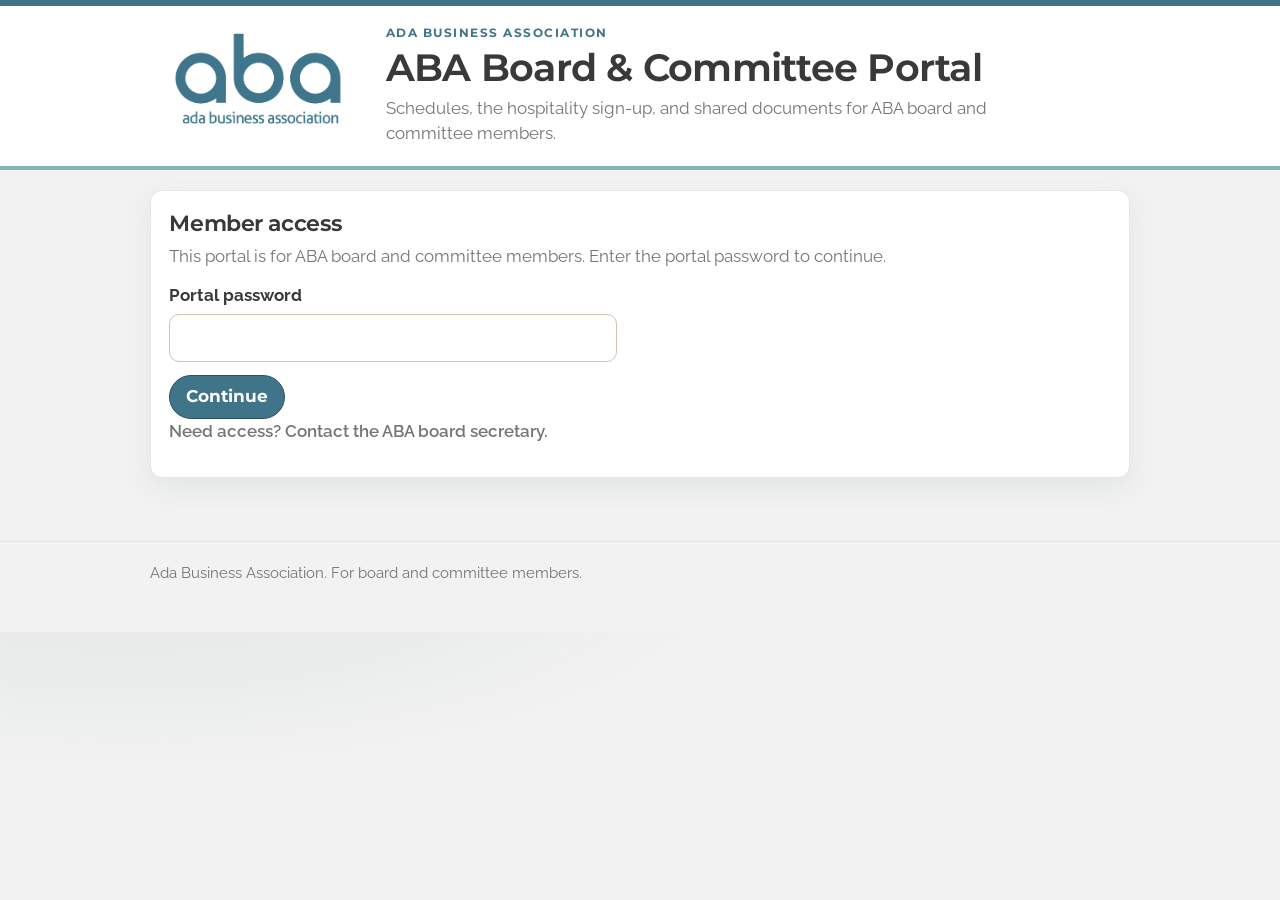
<file: index.html>
<!DOCTYPE html>
<html lang="en">
<head>
  <meta charset="utf-8">
  <meta name="viewport" content="width=device-width, initial-scale=1">
  <meta name="robots" content="noindex, nofollow">
  <meta name="description" content="ABA Board and Committee Portal for schedules, the hospitality sign-up, and shared documents.">
  <meta name="theme-color" content="#407589">
  <title>ABA Board &amp; Committee Portal</title>
  <link rel="preconnect" href="https://fonts.googleapis.com">
  <link rel="preconnect" href="https://fonts.gstatic.com" crossorigin>
  <link href="https://fonts.googleapis.com/css2?family=Montserrat:wght@400;600;700&family=Raleway:wght@400;500;600&display=swap" rel="stylesheet">
  <link rel="icon" href="assets/favicon.ico" sizes="any">
  <link rel="icon" href="assets/favicon-32.png" type="image/png" sizes="32x32">
  <link rel="apple-touch-icon" href="assets/favicon-180.png" sizes="180x180">
  <link rel="stylesheet" href="css/styles.css?v=__ASSET_VERSION__">
  <link rel="stylesheet" href="css/portal.css?v=__ASSET_VERSION__">
</head>
<body>
  <a class="skip" href="#content">Skip to content</a>
  <header class="site-header">
    <div class="wrap header-inner">
      <a class="logo-link" href="https://adabusinessassociation.com/" rel="noopener noreferrer">
        <img class="logo" src="assets/aba-logo.png" width="1042" height="521" alt="Ada Business Association">
      </a>
      <div>
        <p class="org">Ada Business Association</p>
        <h1>ABA Board &amp; Committee Portal</h1>
        <p class="lede">Schedules, the hospitality sign-up, and shared documents for ABA board and committee members.</p>
      </div>
    </div>
  </header>
  <main id="content" class="wrap" tabindex="-1">
    <section id="portal-gate" class="portal-gate" aria-labelledby="portal-gate-title">
      <h2 id="portal-gate-title">Member access</h2>
      <p>This portal is for ABA board and committee members. Enter the portal password to continue.</p>
      <form id="portal-form">
        <div class="field">
          <label for="portal-password">Portal password</label>
          <input id="portal-password" name="password" type="password" autocomplete="current-password" required>
        </div>
        <p id="portal-error" class="form-error" role="alert" hidden></p>
        <button type="submit" class="btn">Continue</button>
      </form>
      <p class="need-access">Need access? Contact the ABA board secretary.</p>
    </section>
    <div id="portal-app" hidden>
      <section class="portal-card" aria-labelledby="membership-dash-title">
        <h2 id="membership-dash-title">Membership and events</h2>
        <p>Member totals, gains and losses, events held, and attendance.</p>
        <p><a class="btn" href="dashboard/">Open the dashboard</a></p>
      </section>
      <section class="portal-card" aria-labelledby="ambassador-title">
        <h2 id="ambassador-title">Ambassador activity</h2>
        <p>Volunteer shifts, company coverage, and folder deliveries.</p>
        <p><a class="btn" href="ambassadors/">Open ambassador activity</a></p>
      </section>
      <section class="portal-card" aria-labelledby="signup-title">
        <h2 id="signup-title">Hospitality Sign-Up</h2>
        <p>Open the hospitality sign-up sheet to claim a role at a ribbon cutting, happy hour, or lunch and learn.</p>
        <p><a class="btn" href="https://vanderwinn.github.io/aba-hospitality-signup/">Open the hospitality sign-up</a></p>
      </section>
      <section class="portal-calendar" aria-labelledby="calendar-title">
        <h2 id="calendar-title">Event Calendar</h2>
        <p id="portal-calendar-note" class="banner warn" hidden></p>
        <div class="portal-nav">
          <button type="button" class="btn ghost" id="portal-prev">Previous</button>
          <h3 id="portal-month"></h3>
          <button type="button" class="btn ghost" id="portal-next">Next</button>
        </div>
        <div id="portal-grid" class="portal-grid" role="grid" aria-labelledby="portal-month"></div>
        <h3 class="portal-subhead">This month</h3>
        <ul id="portal-month-list" class="portal-list"></ul>
        <h3 class="portal-subhead">Upcoming events</h3>
        <ul id="portal-upcoming" class="portal-list"></ul>
      </section>
      <section class="portal-docs" aria-labelledby="docs-title">
        <h2 id="docs-title">ABA Documents</h2>
        <p>These links open Google Drive files. Whether a file opens depends on that file's sharing settings.</p>
        <ul id="portal-docs" class="portal-list"></ul>
      </section>
      <p class="portal-lock"><button type="button" class="btn ghost" id="portal-lock">Lock the portal</button></p>
    </div>
  </main>
  <footer class="site-footer">
    <div class="wrap">
      <p>Ada Business Association. For board and committee members.</p>
    </div>
  </footer>
  <script src="js/config.js?v=__ASSET_VERSION__"></script>
  <script src="js/portal.js?v=__ASSET_VERSION__"></script>
  <script src="js/portal-page.js?v=__ASSET_VERSION__"></script>
</body>
</html>
</file>
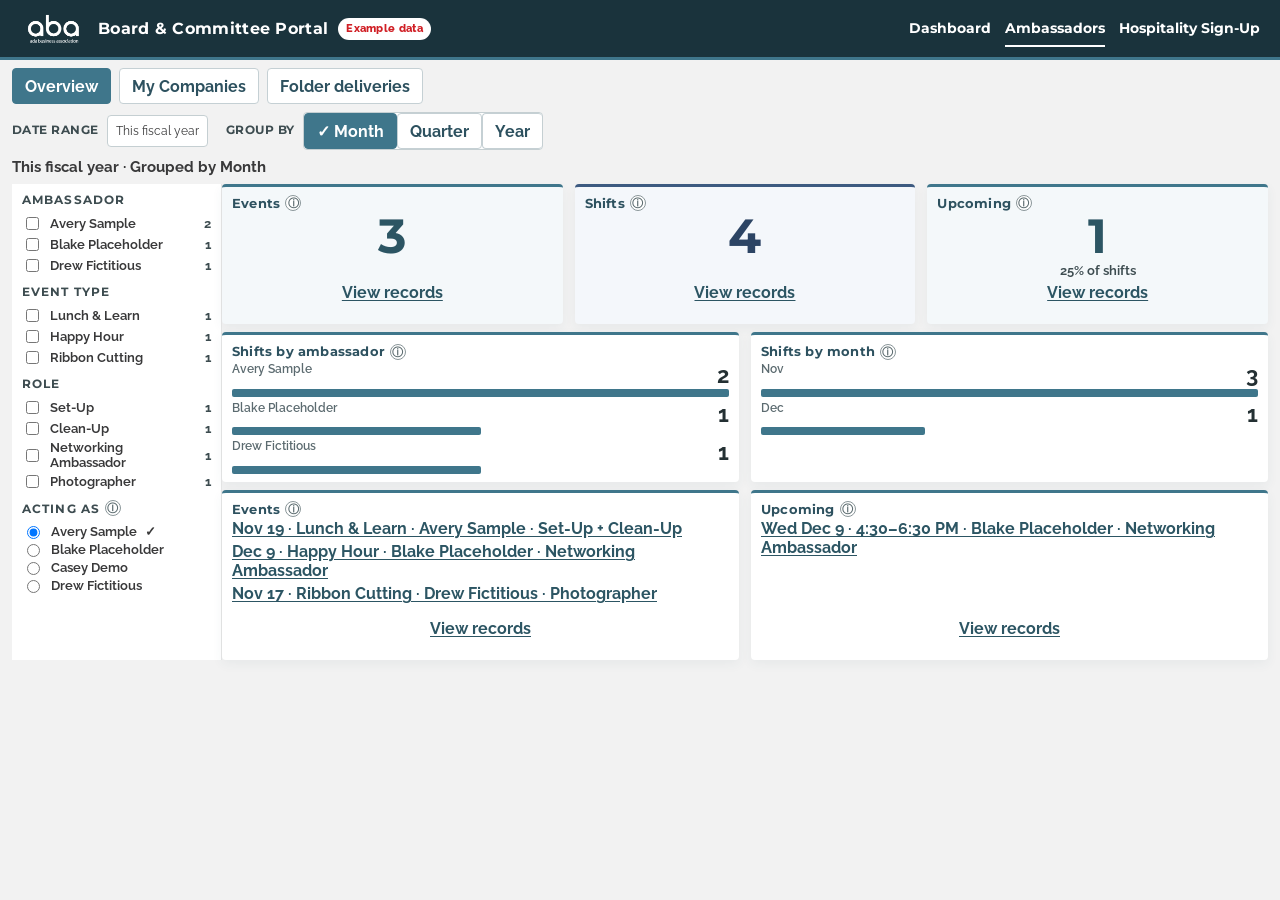
<file: ambassadors/index.html>
<!DOCTYPE html>
<html lang="en">
<head>
  <meta charset="utf-8">
  <meta name="viewport" content="width=device-width, initial-scale=1">
  <meta name="robots" content="noindex, nofollow">
  <title>Ambassador activity</title>
  <link rel="preconnect" href="https://fonts.googleapis.com">
  <link rel="preconnect" href="https://fonts.gstatic.com" crossorigin>
  <link href="https://fonts.googleapis.com/css2?family=Montserrat:wght@400;600;700;800&family=Raleway:wght@400;500;600;700&display=swap" rel="stylesheet">
  <link rel="icon" href="../assets/favicon.ico" sizes="any">
  <link rel="stylesheet" href="../css/dashboard.css">
  <link rel="stylesheet" href="../css/ambassadors.css">
</head>
<body>
  <a class="skip" href="#content">Skip to content</a>
  <div id="amb"></div>
  <script src="../js/ambassador-model.js"></script>
  <script src="../js/ambassador-view.js"></script>
  <script src="../js/ambassador-page.js"></script>
</body>
</html>
</file>
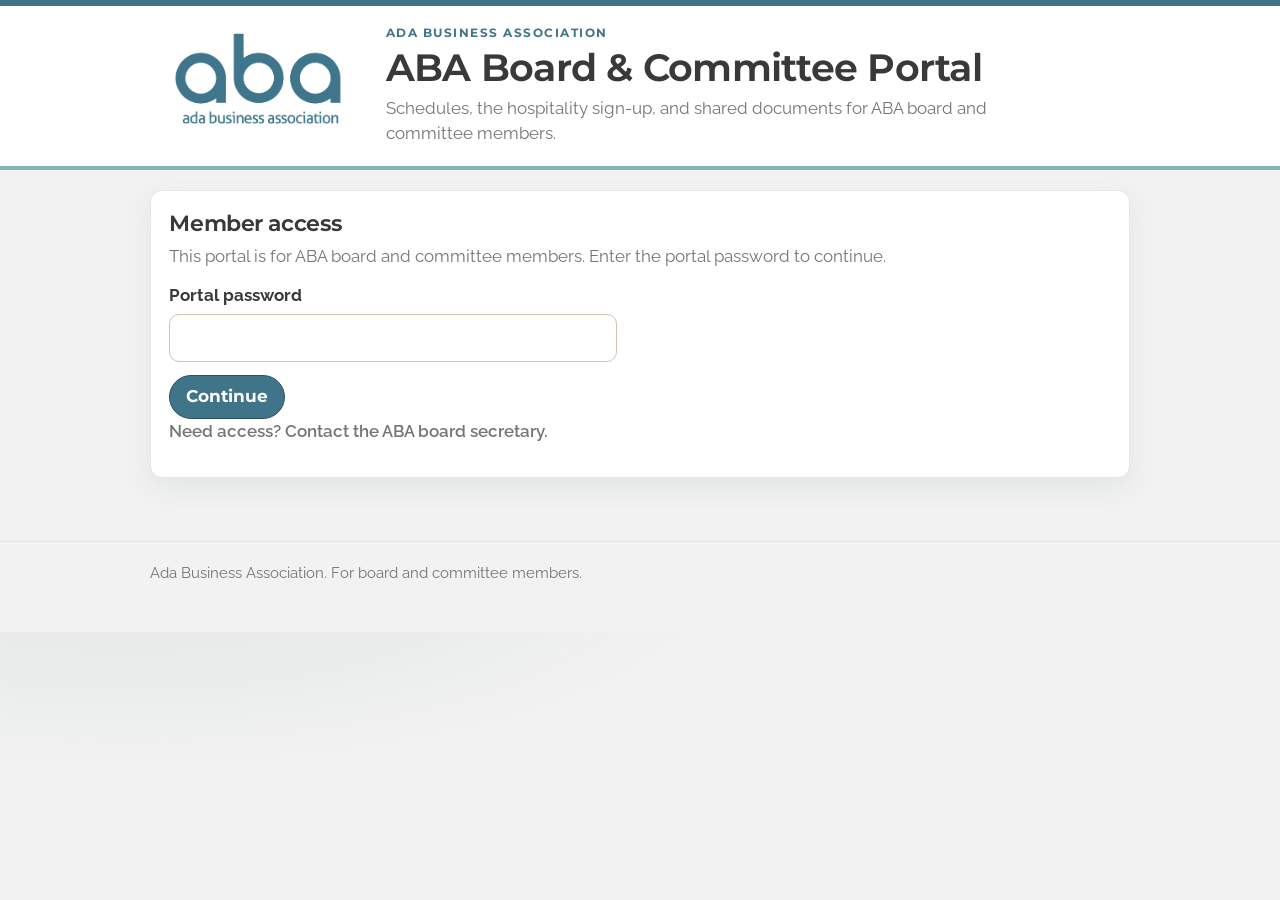
<file: dashboard/index.html>
<!DOCTYPE html>
<html lang="en">
<head>
  <meta charset="utf-8">
  <meta name="viewport" content="width=device-width, initial-scale=1">
  <meta name="robots" content="noindex, nofollow">
  <meta name="description" content="ABA Board and Committee membership and events dashboard.">
  <meta name="theme-color" content="#1a333c">
  <title>Board &amp; Committee Portal</title>
  <link rel="preconnect" href="https://fonts.googleapis.com">
  <link rel="preconnect" href="https://fonts.gstatic.com" crossorigin>
  <link href="https://fonts.googleapis.com/css2?family=Montserrat:wght@400;600;700;800&family=Raleway:wght@400;500;600;700&display=swap" rel="stylesheet">
  <link rel="icon" href="../assets/favicon.ico" sizes="any">
  <link rel="icon" href="../assets/favicon-32.png" type="image/png" sizes="32x32">
  <link rel="apple-touch-icon" href="../assets/favicon-180.png" sizes="180x180">
  <link rel="stylesheet" href="../css/dashboard.css?v=__ASSET_VERSION__">
</head>
<body>
  <a class="skip" href="#content">Skip to content</a>
  <p id="gate-status" class="gate-status" role="status">Checking access…</p>
  <div id="dash" hidden></div>
  <script src="../js/config.js?v=__ASSET_VERSION__"></script>
  <script src="../js/dashboard-model.js?v=__ASSET_VERSION__"></script>
  <script src="../js/dashboard-data.js?v=__ASSET_VERSION__"></script>
  <script src="../js/dashboard-directory.js?v=__ASSET_VERSION__"></script>
  <script src="../js/dashboard-view.js?v=__ASSET_VERSION__"></script>
  <script src="../js/vendor/xlsx.min.js?v=__ASSET_VERSION__"></script>
  <script src="../js/dashboard-page.js?v=__ASSET_VERSION__"></script>
</body>
</html>
</file>
<file: css/styles.css>
:root {
  --ink: #39393a;
  --ink-soft: #757575;
  --paper: #f2f2f2;
  --card: #ffffff;
  --line: #e6e6e6;
  --pine: #407589;
  --pine-deep: #2d515f;
  --mint: #83b7b5;
  --gold: #407589;
  --clay: #8a332c;
  --open: #2d515f;
  --shadow: 0 10px 28px rgba(47, 80, 95, 0.08);
  --serif: "Montserrat", "Segoe UI", sans-serif;
  --sans: "Raleway", "Segoe UI", sans-serif;
  --focus: #2d515f;
}

* { box-sizing: border-box; }

html { scroll-behavior: smooth; }

body {
  margin: 0;
  color: var(--ink);
  background:
    radial-gradient(1200px 400px at 10% -10%, rgba(30, 92, 69, 0.08), transparent 50%),
    var(--paper);
  font-family: var(--sans);
  font-size: 1.0625rem;
  line-height: 1.5;
}

h1, h2, h3, .mark, .kicker {
  font-family: var(--serif);
  font-weight: 650;
  letter-spacing: -0.02em;
}

h1, h2, h3, p { margin-top: 0; }

.wrap {
  width: min(980px, calc(100% - 2rem));
  margin-inline: auto;
}

.skip {
  position: absolute;
  left: 1rem;
  top: -4rem;
  background: #fff;
  color: var(--ink);
  padding: 0.6rem 0.9rem;
  z-index: 5;
  border-radius: 8px;
}

.skip:focus { top: 1rem; }

.site-header {
  background: #ffffff;
  color: var(--ink);
  padding: 1.1rem 0 1.2rem;
  border-top: 6px solid var(--pine);
  border-bottom: 4px solid var(--mint);
}

.header-inner {
  display: flex;
  gap: 1rem;
  align-items: flex-start;
}

.logo-link { flex: 0 0 auto; line-height: 0; }

.logo {
  width: min(220px, 46vw);
  height: auto;
  display: block;
}

.org {
  margin: 0 0 0.2rem;
  font-family: var(--serif);
  font-size: 0.78rem;
  font-weight: 700;
  letter-spacing: 0.12em;
  text-transform: uppercase;
  color: var(--pine);
}

h1 {
  margin: 0 0 0.45rem;
  font-size: clamp(1.7rem, 3vw, 2.35rem);
  line-height: 1.15;
  font-weight: 650;
}

.lede {
  margin: 0;
  max-width: 40rem;
  color: var(--ink-soft);
  font-family: var(--sans);
}

.home-link { margin: 0.45rem 0 0; }

.home-link a { color: var(--pine); font-weight: 600; text-decoration-thickness: 1px; }

#banner:empty { display: none; }

#apple-cal .banner,
#quick-cancel .banner {
  background: #fff;
  border-color: var(--line);
  color: var(--ink);
}

#apple-cal .btn { margin-top: 0.65rem; }

.banner {
  width: min(980px, calc(100% - 2rem));
  margin: 1rem auto 0;
  padding: 0.85rem 1rem;
  border-radius: 12px;
  border: 1px solid transparent;
}

.banner.preview {
  background: #f6ecd4;
  color: #3f3114;
  border-color: #e2d0a4;
}

.banner.warn {
  background: #f8e6e3;
  color: #6d221c;
  border-color: #e4bdb8;
}

main { padding: 1.25rem 0 3rem; }

.type-filters {
  display: grid;
  grid-template-columns: repeat(4, minmax(0, 1fr));
  gap: 0.5rem;
  margin: 0 0 0.9rem;
}

.type-filter {
  display: flex;
  flex-direction: column;
  align-items: flex-start;
  justify-content: center;
  gap: 0.12rem;
  min-height: 44px;
  padding: 0.45rem 0.75rem;
  border: 1px solid var(--pine-deep);
  border-radius: 12px;
  background: var(--pine);
  color: #fff;
  cursor: pointer;
  font-family: var(--serif);
  font-weight: 700;
  line-height: 1.2;
  text-align: left;
}

.type-filter-name { font-size: 0.92rem; }

.type-filter-count {
  font-family: var(--sans);
  font-weight: 500;
  font-size: 0.75rem;
  color: #fff;
}

.type-filter.is-selected {
  background: var(--pine-deep);
  color: #fff;
  box-shadow: inset 0 -3px 0 #fff;
}

.type-filter:hover {
  background: var(--mint);
  color: #000;
  border-color: #5da09d;
}

.type-filter:hover .type-filter-count { color: #000; }

.type-filter.is-selected:hover {
  background: var(--pine-deep);
  color: #fff;
  border-color: var(--pine-deep);
}

.type-filter.is-selected:hover .type-filter-count { color: #fff; }

.event {
  background: var(--card);
  border: 1px solid var(--line);
  border-radius: 12px;
  box-shadow: var(--shadow);
  margin: 0 0 0.9rem;
  overflow: visible;
}

.event-head {
  position: relative;
  padding: 0.75rem 0.95rem 0.65rem;
  border-bottom: 1px solid #8fbfbc;
  border-radius: 11px 11px 0 0;
  background: #a9d4d1;
  color: #1a333c;
}

.event-line {
  margin: 0;
  font-size: 0.95rem;
  font-weight: 700;
  line-height: 1.3;
}

.event-cal-toggle {
  display: flex;
  align-items: flex-start;
  gap: 0.55rem;
  width: 100%;
  margin: 0;
  padding: 0;
  border: 0;
  background: transparent;
  color: inherit;
  font: inherit;
  text-align: left;
  cursor: pointer;
}

.event-line-text {
  display: flex;
  flex-wrap: wrap;
  align-items: baseline;
  gap: 0.12rem 0.35rem;
  min-width: 0;
}

.cal-icon {
  flex: 0 0 auto;
  margin-top: 0.12rem;
  color: #1a333c;
}

.cal-menu[hidden] { display: none; }

.cal-menu {
  position: absolute;
  z-index: 5;
  top: calc(100% - 0.4rem);
  left: 0.75rem;
  display: flex;
  flex-direction: column;
  min-width: min(16rem, calc(100% - 1.5rem));
  padding: 0.35rem;
  background: #fff;
  border: 1px solid var(--line);
  border-radius: 12px;
  box-shadow: 0 12px 28px rgba(18, 40, 32, 0.16);
}

.cal-menu-label {
  margin: 0.15rem 0.7rem 0.25rem;
  color: var(--ink-soft);
  font-size: 0.75rem;
  font-weight: 700;
  letter-spacing: 0.04em;
  text-transform: uppercase;
}

.cal-menu a,
.cal-menu button.cal-file {
  display: flex;
  align-items: center;
  width: 100%;
  min-height: 44px;
  padding: 0.35rem 0.7rem;
  border: 0;
  border-radius: 8px;
  background: transparent;
  color: var(--pine-deep);
  font: inherit;
  font-weight: 650;
  text-align: left;
  text-decoration: none;
  cursor: pointer;
}

.cal-menu a:hover,
.cal-menu button.cal-file:hover { background: #e7f3f2; }

.event-line .kicker { font-size: 0.92rem; }

.event-date { font-weight: 650; }

.event-where {
  display: inline-flex;
  flex-wrap: wrap;
  align-items: baseline;
  gap: 0.08rem 0.28rem;
  min-width: 0;
  font-size: 0.78rem;
  font-weight: 400;
  line-height: 1.25;
  color: #1a333c;
}

.event-head .kicker,
.event-head .event-date,
.event-head .sep { color: #1a333c; }

.event-clock { font-weight: 700; }
.venue-street { font-weight: 400; }

.venue-name {
  font-weight: 700;
  color: #1a333c;
}

.venue-street { overflow-wrap: anywhere; }

.sep { color: #8aa0a8; font-weight: 400; }

.kicker {
  margin: 0;
  color: var(--pine);
  font-family: var(--serif);
  font-weight: 700;
  font-size: 0.95rem;
}

h2 { margin: 0; font-size: 1rem; line-height: 1.35; }

.task {
  display: grid;
  grid-template-columns: minmax(0, 1fr) 13.5rem 5.6rem;
  align-items: center;
  column-gap: 0.85rem;
  padding: 0.32rem 0.75rem;
  border-top: 1px solid #eee6d8;
}

.task:first-child { border-top: 0; }

.task-main { min-width: 0; }

.task h3 {
  display: flex;
  flex-wrap: wrap;
  align-items: baseline;
  gap: 0.1rem 0.32rem;
  margin: 0;
  font-size: 0.92rem;
  line-height: 1.2;
}

.role-when { font-weight: 700; font-size: 0.84rem; color: var(--pine); }

.task-desc {
  margin: 0.12rem 0 0;
  color: var(--ink-soft);
  font-size: 0.84rem;
  line-height: 1.35;
}

.task-signup { display: contents; }

.meter {
  height: 6px;
  width: min(14rem, 100%);
  background: #e8e1d3;
  border-radius: 99px;
  overflow: hidden;
}

.meter span {
  display: block;
  height: 100%;
  background: var(--mint);
}

.who {
  display: flex;
  flex-direction: column;
  align-items: flex-start;
  justify-self: stretch;
  gap: 0.15rem;
  width: 100%;
  list-style: none;
  margin: 0;
  padding: 0;
}

.who li, .pill {
  display: flex;
  align-items: center;
  justify-content: flex-start;
  box-sizing: border-box;
  max-width: 100%;
  min-height: 1.35rem;
  padding: 0.02rem 0.45rem;
  border: 1px solid transparent;
  border-radius: 999px;
  background: #e7f1f4;
  color: var(--pine-deep);
  font-size: 0.75rem;
  line-height: 1.2;
  text-align: left;
}

.who li .who-name {
  display: flex;
  align-items: center;
  width: 100%;
  min-height: 1.35rem;
  margin: 0;
  padding: 0.02rem 0.45rem;
  border: 0;
  background: transparent;
  color: inherit;
  font: inherit;
  font-size: inherit;
  line-height: inherit;
  text-align: left;
  cursor: pointer;
}

.who li:has(.who-name) {
  padding: 0;
  cursor: pointer;
}

.who li .who-name:hover,
.who li .who-name:focus-visible {
  text-decoration: underline;
}

.who li.open-spot {
  background: transparent;
  color: #757575;
  font-style: italic;
  font-weight: 400;
  border-color: #bdbdbd;
  border-style: dashed;
}

.pill {
  background: #efeae0;
  color: #3f3a33;
  font-weight: 650;
}

.pill.open { background: #e7f1f4; color: var(--open); }
.pill.full { background: #eeeae2; color: #4e493f; }
.pill.closed { background: #eeeae2; color: #4e493f; }

.task-action {
  display: flex;
  align-items: center;
  justify-content: stretch;
  align-self: stretch;
  width: 5.6rem;
}

.task-action .claim,
.task-action .pill,
.task-action .full-label {
  width: 100%;
  justify-content: center;
}

.full-label {
  display: flex;
  align-items: center;
  justify-content: center;
  box-sizing: border-box;
  min-height: 38px;
  padding: 0.1rem 0.75rem;
  border-radius: 999px;
  background: #f0f0f0;
  color: #757575;
  font-family: var(--serif);
  font-weight: 700;
  font-size: 0.78rem;
  line-height: 1.1;
  white-space: nowrap;
  pointer-events: none;
  user-select: none;
}

.claim, .btn, .icon-close, summary {
  font: inherit;
}

.claim, .btn {
  min-height: 44px;
  border: 1px solid var(--pine-deep);
  border-radius: 999px;
  padding: 0.45rem 1rem;
  background: var(--pine);
  color: #fff;
  cursor: pointer;
  font-family: var(--serif);
  font-weight: 700;
}

.claim {
  min-height: 38px;
  padding: 0.1rem 0.75rem;
  font-size: 0.78rem;
  line-height: 1.1;
  white-space: nowrap;
}

.btn.ghost, .icon-close {
  background: transparent;
  color: var(--pine-deep);
  border: 1px solid var(--line);
}

.icon-close { min-height: 44px; border-radius: 999px; padding: 0.3rem 0.8rem; cursor: pointer; }

.claim:hover, .btn:hover { background: var(--mint); color: #000; border-color: #5da09d; }

.claim:disabled,
.claim.current-spot {
  background: #f0f0f0;
  color: #757575;
  border-color: #e0e0e0;
  cursor: default;
}

.claim:disabled:hover,
.claim.current-spot:hover {
  background: #f0f0f0;
  color: #757575;
  border-color: #e0e0e0;
}

#board.is-changing .task { grid-template-columns: minmax(0, 1fr) 12rem 10.5rem; }
#board.is-changing .task-action { width: 10.5rem; }
#board.is-changing .claim { white-space: normal; line-height: 1.15; min-height: 44px; }
.btn.danger { background: var(--clay); border-color: #6d221c; }
.btn.danger:hover { background: #6d221c; color: #fff; border-color: #6d221c; }
.btn.ghost:hover, .icon-close:hover { background: #f2f2f2; }

.past-block {
  margin-top: 1.5rem;
  border-top: 1px solid var(--line);
  padding-top: 0.5rem;
}

.past-block summary {
  cursor: pointer;
  min-height: 44px;
  display: flex;
  align-items: center;
  font-weight: 700;
  color: var(--pine-deep);
  margin-bottom: 0.8rem;
}

.loading, .empty-events { color: var(--ink-soft); }

.site-footer {
  border-top: 1px solid var(--line);
  color: var(--ink-soft);
  padding: 1.25rem 0 2rem;
  font-size: 0.95rem;
}

.admin-links { margin-top: 0.45rem; }

.text-button {
  border: 0;
  padding: 0;
  background: transparent;
  color: var(--pine);
  font: inherit;
  font-weight: 700;
  cursor: pointer;
  text-decoration: underline;
  text-underline-offset: 0.15em;
}

.admin-add, .admin-remove {
  border: 1px solid var(--pine);
  border-radius: 999px;
  background: #fff;
  color: var(--pine-deep);
  font: inherit;
  font-size: 0.75rem;
  font-weight: 700;
  min-height: 32px;
  padding: 0.15rem 0.6rem;
  cursor: pointer;
}

.admin-add { margin-top: 0.35rem; }

.admin-remove { margin-left: 0.35rem; }

.who li .admin-remove { flex: 0 0 auto; }

.check-line {
  display: flex;
  align-items: center;
  gap: 0.45rem;
  margin: 0.2rem 0 0.8rem;
  font-weight: 600;
}

#admin-add-warn { width: auto; margin: 0 0 0.8rem; }

.manage {
  background: var(--card);
  border: 1px solid var(--line);
  border-top: 6px solid var(--pine);
  border-radius: 18px;
  box-shadow: var(--shadow);
  padding: 1.1rem 1.15rem 1.2rem;
  margin: 0 0 1rem;
}

.manage-actions, .manage-move {
  display: flex;
  flex-wrap: wrap;
  gap: 0.6rem;
  align-items: end;
  margin-top: 0.8rem;
}

.manage-move { flex-direction: column; align-items: stretch; }

select {
  width: 100%;
  min-height: 48px;
  border: 1px solid #cfc5b2;
  border-radius: 10px;
  padding: 0.55rem 0.7rem;
  font: inherit;
  color: var(--ink);
  background: #fff;
}

.toast {
  position: fixed;
  left: 50%;
  bottom: 1rem;
  transform: translateX(-50%);
  width: min(36rem, calc(100% - 2rem));
  background: var(--pine-deep);
  color: #ffffff;
  padding: 0.9rem 1rem;
  border-radius: 14px;
  box-shadow: 0 12px 30px rgba(0, 0, 0, 0.2);
  z-index: 4;
}

dialog {
  border: 0;
  padding: 0;
  width: min(32rem, calc(100% - 1.5rem));
  border-radius: 18px;
  color: var(--ink);
  background: var(--card);
  box-shadow: 0 24px 70px rgba(18, 40, 32, 0.28);
}

dialog::backdrop { background: rgba(18, 36, 30, 0.55); }

#signup-form, #cancel-form,
#admin-login-form, #admin-password-form, #admin-add-form, #admin-remove-form {
  padding: 1.15rem 1.2rem 1.2rem;
}

.dialog-head {
  display: flex;
  justify-content: space-between;
  gap: 1rem;
  align-items: flex-start;
}

#dialog-title, #cancel-title,
#admin-login-title, #admin-password-title, #admin-add-title, #admin-remove-title {
  font-size: 1.45rem;
  margin-bottom: 0.35rem;
}

#dialog-copy, #cancel-copy, #admin-add-copy, #admin-remove-copy {
  color: var(--ink-soft);
  margin-bottom: 1rem;
}

.dialog-x {
  flex: 0 0 auto;
  width: 32px;
  height: 32px;
  min-height: 32px;
  margin-top: 0.1rem;
  padding: 0;
  border: 0;
  border-radius: 8px;
  background: transparent;
  color: var(--ink-soft);
  font-size: 1.35rem;
  line-height: 1;
  cursor: pointer;
}

.dialog-x:hover { background: #f2f2f2; color: var(--ink); }

.admin-dialog {
  max-height: calc(100% - 1.5rem);
  overflow: auto;
}

.admin-dialog .dialog-actions { flex-wrap: wrap; }

@media (max-width: 420px) {
  .admin-dialog .dialog-actions .btn {
    flex: 1 1 auto;
    padding-left: 0.75rem;
    padding-right: 0.75rem;
    white-space: nowrap;
  }
}

.field { margin-bottom: 0.85rem; }

label { display: block; font-weight: 700; margin-bottom: 0.3rem; }

input[type="text"], input[type="email"], input[type="password"] {
  width: 100%;
  min-height: 48px;
  border: 1px solid #cfc5b2;
  border-radius: 10px;
  padding: 0.55rem 0.7rem;
  font: inherit;
  color: var(--ink);
  background: #fff;
}

.hint { margin: 0.35rem 0 0; color: var(--ink-soft); font-size: 0.92rem; }

.form-error {
  background: #f8e6e3;
  color: #6d221c;
  border-radius: 10px;
  padding: 0.6rem 0.7rem;
  margin: 0 0 0.8rem;
}

.dialog-actions {
  display: flex;
  justify-content: flex-end;
  gap: 0.5rem;
  margin-top: 0.4rem;
}

.hp {
  position: absolute;
  left: -10000px;
  width: 1px;
  height: 1px;
  overflow: hidden;
}

:focus-visible {
  outline: 3px solid var(--focus);
  outline-offset: 2px;
}

#content:focus { outline: none; }

@media (max-width: 740px) {
  .event-where { flex-basis: 100%; order: 3; }
  .event-where > .sep:first-child { display: none; }
  .task {
    grid-template-columns: minmax(0, 1fr) 5.6rem;
    grid-template-rows: auto auto;
  }
  #board.is-changing .task { grid-template-columns: minmax(0, 1fr) 8.4rem; }
  #board.is-changing .task-action { width: 8.4rem; }
  .task-main { grid-column: 1; grid-row: 1; }
  .who { grid-column: 1; grid-row: 2; width: 100%; }
  .task-action { grid-column: 2; grid-row: 1 / span 2; }
  .header-inner { align-items: flex-start; flex-wrap: wrap; }
  .logo { width: min(180px, 70vw); }
  .type-filters { grid-template-columns: 1fr 1fr; }
}

@media (prefers-reduced-motion: reduce) {
  html { scroll-behavior: auto; }
  * { transition: none !important; animation: none !important; }
}

@media print {
  .site-header { background: #fff; color: #000; border-bottom: 1px solid #000; }
  .lede, .org, .claim, .type-filters, .toast, .banner, dialog, .icon-close { display: none !important; }
  .event[hidden] { display: block !important; }
  .event { box-shadow: none; }
  .past-block > :not(summary) { display: block !important; }
}
</file>
<file: css/portal.css>
.portal-card,
.portal-calendar,
.portal-docs,
.portal-dashboard,
.portal-gate {
  background: var(--card);
  border: 1px solid var(--line);
  border-radius: 12px;
  box-shadow: var(--shadow);
  padding: 1.1rem 1.15rem 1.2rem;
  margin: 0 0 0.9rem;
}

.portal-card h2,
.portal-calendar h2,
.portal-docs h2,
.portal-dashboard h2,
.portal-gate h2 {
  margin: 0 0 0.4rem;
  font-size: 1.35rem;
}

.portal-card p,
.portal-docs p,
.portal-dashboard > p,
.portal-gate p { margin: 0 0 0.85rem; color: var(--ink-soft); }

.need-access { margin: 0.2rem 0 0; font-weight: 600; }

.portal-metric {
  border-top: 1px solid var(--line);
  margin-top: 0.9rem;
  padding-top: 0.9rem;
}

.portal-metric h3 { margin: 0 0 0.35rem; font-size: 1.12rem; }

.portal-metric h4 { margin: 0.85rem 0 0.35rem; font-size: 0.98rem; }

.portal-metric-label,
.portal-metric-sub,
.portal-dash-note { margin: 0; color: var(--ink-soft); }

.portal-metric-main {
  margin: 0.15rem 0;
  font-family: var(--serif);
  font-size: clamp(1.8rem, 4vw, 2.4rem);
  font-weight: 700;
  line-height: 1.1;
  color: var(--ink);
}

.portal-context {
  font-family: var(--sans);
  font-size: 0.95rem;
  font-weight: 600;
  color: var(--ink-soft);
}

.portal-people,
.portal-event-roles { list-style: none; margin: 0.4rem 0 0; padding: 0; }

.portal-people li,
.portal-event-roles > li {
  padding: 0.55rem 0;
  border-bottom: 1px solid var(--line);
}

.portal-person { font-weight: 700; }

.portal-shift-count,
.portal-role-names { color: var(--ink-soft); }

.portal-role-names { display: block; }

.portal-open {
  display: inline-block;
  margin-left: 0.35rem;
  padding: 0.05rem 0.45rem;
  border-radius: 999px;
  background: #f8e6e3;
  color: #6d221c;
  font-size: 0.78rem;
  font-weight: 700;
}

.portal-soon {
  display: inline-block;
  margin: 0 0 0.55rem;
  padding: 0.2rem 0.55rem;
  border-radius: 999px;
  background: #e7f2f1;
  color: var(--pine-deep);
  font-family: var(--serif);
  font-weight: 700;
  font-size: 0.85rem;
}

.portal-example-tag {
  display: inline-block;
  margin-left: 0.35rem;
  color: var(--ink-soft);
  font-size: 0.78rem;
  font-weight: 700;
  letter-spacing: 0.04em;
  text-transform: uppercase;
}

.dash-toggles { display: flex; flex-wrap: wrap; gap: 0.75rem; justify-content: space-between; align-items: center; margin: 0 0 0.75rem; }
.lens-tabs { display: flex; gap: 0.35rem; margin: 0; }
.lens-tabs button {
  border: 1px solid var(--line);
  background: #fff;
  color: #5c5c5c;
  border-radius: 999px;
  min-height: 44px;
  padding: 0.35rem 0.9rem;
  font: inherit;
  font-weight: 700;
  cursor: pointer;
}
.lens-tabs button.is-on { background: var(--pine); color: #fff; border-color: var(--pine); }
.lens-pair { display: grid; grid-template-columns: 1fr 1fr; gap: 0.85rem; align-items: start; }
.rank-num { font-weight: 700; color: #8a8a8a; font-variant-numeric: tabular-nums; }
.rank-row .rank-num { width: 1.2rem; }

.exec-band,
.panel {
  background: #fff;
  border-radius: 16px;
  padding: 1.15rem 1.25rem 1.3rem;
  margin: 0 0 0.85rem;
}

.portal-dashboard {
  background: transparent;
  border: 0;
  box-shadow: none;
  padding: 0;
}

.exec-bar {
  display: flex;
  justify-content: space-between;
  gap: 1rem;
  margin: -1.15rem -1.25rem 1rem;
  padding: 0.75rem 1.25rem;
  background: #2d515f;
  color: #fff;
  border-radius: 16px 16px 0 0;
  font-family: var(--serif);
  font-size: 0.75rem;
  font-weight: 700;
  letter-spacing: 0.08em;
  text-transform: uppercase;
}

.exec-top {
  display: grid;
  grid-template-columns: minmax(0, 1.5fr) minmax(11rem, 0.8fr) minmax(9rem, 0.7fr);
  gap: 1rem;
  align-items: center;
  margin-top: 0.8rem;
}

.ring-row { display: flex; gap: 0.35rem; justify-content: space-between; }
.ring-tile { flex: 1; text-align: center; min-width: 0; }
.ring-tile svg { width: 100%; max-width: 8.5rem; height: auto; display: block; margin: 0 auto; }
.ring-label {
  margin: 0.15rem 0 0;
  font-family: var(--serif);
  font-size: 0.68rem;
  font-weight: 700;
  letter-spacing: 0.06em;
  text-transform: uppercase;
  color: #8a8a8a;
}
.ring-label span { color: var(--pine); letter-spacing: 0; text-transform: none; }

.panel-kicker,
.top-card .panel-kicker,
.spark-card .panel-kicker {
  margin: 0 0 0.45rem;
  font-family: var(--serif);
  font-size: 0.72rem;
  font-weight: 700;
  letter-spacing: 0.08em;
  text-transform: uppercase;
  color: #8a8a8a;
}

.action-title { margin: 0 0 0.7rem; font-size: 1.15rem; }

.top-list { list-style: none; margin: 0; padding: 0; }
.top-list li { border-top: 1px solid #f0f0f0; }
.top-list button {
  display: flex;
  justify-content: space-between;
  width: 100%;
  border: 0;
  background: transparent;
  padding: 0.45rem 0;
  font: inherit;
  font-weight: 700;
  color: #5c5c5c;
  cursor: pointer;
}
.top-list li:first-child button { color: var(--pine); }
.top-list strong { font-variant-numeric: tabular-nums; }

.spark-card { text-align: left; }
.spark-value {
  margin: 0;
  font-family: var(--serif);
  font-size: 2rem;
  font-weight: 700;
  line-height: 1;
}
.spark-label { margin: 0.15rem 0 0.35rem; color: #8a8a8a; font-size: 0.85rem; }
.spark { width: 100%; height: 36px; display: block; }

.vchart { display: grid; grid-template-columns: minmax(0, 1fr) 10rem; gap: 1rem; align-items: end; }
.vbars { display: flex; align-items: flex-end; gap: 0.55rem; height: 150px; }
.vbar { flex: 1; display: flex; flex-direction: column; justify-content: flex-end; align-items: center; height: 100%; min-width: 0; }
.vbar-value { font-weight: 700; font-size: 0.85rem; color: #39393a; margin-bottom: 0.2rem; }
.vbar-col {
  width: 100%;
  max-width: 2.6rem;
  background: #e4e4e4;
  border: 0;
  padding: 0;
  cursor: pointer;
}
.vbar-col.is-focus { background: var(--pine); }
.vbar-label { margin-top: 0.3rem; font-size: 0.75rem; color: #8a8a8a; text-align: center; }
.share-chips { display: flex; flex-direction: column; gap: 0.35rem; }
.share-chip {
  display: flex;
  justify-content: space-between;
  gap: 0.4rem;
  border: 0;
  background: #f3f3f3;
  color: #5c5c5c;
  border-radius: 999px;
  padding: 0.28rem 0.65rem;
  font: inherit;
  font-size: 0.82rem;
  cursor: pointer;
}
.share-chip.is-focus { background: var(--pine); color: #fff; }
.share-chip strong { font-weight: 700; }

.progress-table { display: flex; flex-direction: column; gap: 0.65rem; }
.rank-row { grid-template-columns: 1.4rem minmax(0, 1.1fr) 4.8rem minmax(0, 1.4fr) auto; }
.progress-row {
  display: grid;
  grid-template-columns: minmax(8rem, 1.1fr) 4.5rem minmax(0, 1.6fr) auto;
  gap: 0.55rem;
  align-items: center;
  width: 100%;
  border: 0;
  background: transparent;
  text-align: left;
  font: inherit;
  padding: 0;
  cursor: pointer;
}
.progress-title { display: block; font-weight: 700; color: #39393a; }
.progress-sub { display: block; color: #8a8a8a; font-size: 0.82rem; }
.progress-count { font-weight: 700; font-variant-numeric: tabular-nums; }
.progress-track { display: block; height: 1.35rem; background: #ececec; border-radius: 999px; overflow: hidden; }
.progress-fill {
  display: flex;
  align-items: center;
  justify-content: flex-end;
  height: 100%;
  min-width: 0;
  background: #d5d5d5;
  color: #39393a;
  font-size: 0.75rem;
  font-weight: 700;
  padding-right: 0.4rem;
  box-sizing: border-box;
}
.progress-fill.is-focus { background: var(--pine); color: #fff; }
.progress-fill:empty { padding: 0; }
.progress-pct { color: #8a8a8a; font-size: 0.75rem; font-weight: 700; }
.rank-row { grid-template-columns: 1.4rem minmax(0, 1.1fr) 4.8rem minmax(0, 1.4fr) auto; }

.portal-headline {
  margin: 0 0 0.45rem;
  font-family: var(--serif);
  font-size: clamp(1.25rem, 2.4vw, 1.7rem);
  font-weight: 700;
  line-height: 1.25;
  color: var(--ink);
}

.portal-kpis {
  display: grid;
  grid-template-columns: repeat(3, minmax(0, 1fr));
  gap: 0.75rem;
  margin: 0.9rem 0 0.2rem;
}

.portal-kpi { min-width: 0; }

.portal-crumbs {
  display: flex;
  flex-wrap: wrap;
  gap: 0.35rem 0.7rem;
  align-items: center;
  margin: 0 0 0.7rem;
  color: var(--ink-soft);
}

.portal-crumbs button {
  border: 0;
  background: transparent;
  color: var(--pine);
  font: inherit;
  font-weight: 700;
  padding: 0.35rem 0;
  cursor: pointer;
}

.shift-months {
  display: flex;
  flex-wrap: wrap;
  gap: 0.35rem 0.8rem;
  margin: 0.2rem 0 0.55rem;
}

.shift-month,
.shift-name,
.shift-total,
.shift-seg {
  border: 0;
  background: transparent;
  font: inherit;
  text-align: left;
  cursor: pointer;
}

.shift-month { color: var(--ink-soft); font-weight: 700; padding: 0.2rem 0; }
.shift-month.is-focus { color: var(--pine); }

.shift-chart { display: flex; flex-direction: column; gap: 0.45rem; }

.shift-row {
  display: grid;
  grid-template-columns: minmax(7.5rem, 11rem) minmax(0, 1fr) 2.2rem;
  gap: 0.45rem;
  align-items: center;
}

.shift-name { color: #8a8a8a; font-weight: 700; padding: 0; }
.shift-name.is-focus,
.shift-total.is-focus { color: var(--pine); }

.shift-track {
  display: flex;
  min-height: 1.7rem;
  gap: 2px;
}

.shift-seg {
  display: inline-flex;
  align-items: center;
  justify-content: flex-end;
  min-width: 1.4rem;
  padding: 0.15rem 0.35rem;
  background: #e4e4e4;
  color: #5c5c5c;
  font-size: 0.78rem;
  font-weight: 700;
}

.shift-seg.is-focus { background: var(--pine); color: #fff; }

.shift-total { font-weight: 700; color: #8a8a8a; text-align: right; padding: 0; }

.portal-chart-note { margin: 0.55rem 0 0; color: var(--ink-soft); font-size: 0.92rem; }

.portal-table {
  width: 100%;
  border-collapse: collapse;
  margin-top: 0.7rem;
  font-size: 0.95rem;
}

.portal-table th {
  text-align: left;
  font-size: 0.75rem;
  letter-spacing: 0.04em;
  text-transform: uppercase;
  color: var(--ink-soft);
  font-weight: 700;
  padding: 0.35rem 0.4rem 0.35rem 0;
}

.portal-table td {
  padding: 0.45rem 0.4rem 0.45rem 0;
  border-top: 1px solid #eee;
  vertical-align: top;
}

.portal-table button {
  border: 0;
  background: transparent;
  color: var(--pine-deep);
  font: inherit;
  font-weight: 700;
  padding: 0;
  cursor: pointer;
  text-align: left;
}

.kpi-num { margin: 0.85rem 0 0.15rem; font-size: 2rem; font-weight: 700; line-height: 1; }
.filter-bar { margin: 0 0 0.85rem; }
.filter-menu { position: relative; }
.filter-open { display: none; }
.filter-menus,
.group-by,
.filter-chips { display: flex; flex-wrap: wrap; gap: 0.45rem; align-items: center; }
.group-by,
.filter-chips { margin-top: 0.55rem; }
.filter-menu summary,
.filter-chip,
.filter-clear,
.filter-open {
  border: 1px solid var(--line);
  background: #fff;
  border-radius: 999px;
  padding: 0.32rem 0.7rem;
  font: inherit;
  font-weight: 700;
  cursor: pointer;
}
.filter-menu summary { list-style: none; }
.filter-menu summary::-webkit-details-marker { display: none; }
.filter-menu-list {
  position: absolute;
  z-index: 4;
  min-width: 12rem;
  max-height: 14rem;
  overflow: auto;
  margin-top: 0.3rem;
  padding: 0.45rem 0.65rem;
  background: #fff;
  border: 1px solid var(--line);
  border-radius: 10px;
  box-shadow: var(--shadow);
}
.filter-choice { display: flex; gap: 0.4rem; align-items: flex-start; padding: 0.22rem 0; font-weight: 500; }
.filter-date { display: inline-flex; gap: 0.35rem; align-items: center; font-weight: 700; }
.filter-date input,
.group-slot select {
  border: 1px solid var(--line);
  border-radius: 8px;
  padding: 0.28rem 0.4rem;
  font: inherit;
  background: #fff;
}
.filter-chip { background: #e7eef1; }
.portal-crumbs { display: flex; flex-wrap: wrap; gap: 0.35rem; align-items: center; margin: 0 0 0.55rem; }
.portal-crumbs button {
  border: 0;
  background: transparent;
  color: #407589;
  font: inherit;
  font-weight: 700;
  padding: 0;
  cursor: pointer;
}
.crumb-sep { color: #8a8a8a; }
.section-external { margin-top: 0.85rem; }

@media (max-width: 800px) {
  .exec-top,
  .vchart,
  .lens-pair { grid-template-columns: 1fr; }
  .ring-tile svg { max-width: 6.5rem; }
  .progress-row { grid-template-columns: minmax(0, 1fr) auto; align-items: start; }
  .progress-count { padding-top: 0.1rem; }
  .rank-row { grid-template-columns: 1.4rem minmax(0, 1fr) auto; }
  .progress-track { grid-column: 1 / -1; }
  .vbars { height: 120px; }
  .portal-table { font-size: 0.9rem; }
  .filter-open { display: inline-flex; }
  .filter-drawer { display: none; }
  .filter-drawer.is-open { display: block; }
  .filter-menu-list { position: static; box-shadow: none; max-height: none; }
}

.portal-gate form { max-width: 28rem; }

.portal-card .btn { text-decoration: none; display: inline-flex; align-items: center; }

.portal-lock {
  margin: 0.7rem 0 0;
}

.portal-nav {
  display: flex;
  align-items: center;
  justify-content: space-between;
  gap: 0.75rem;
  margin: 0 0 0.75rem;
}

.portal-nav h3 {
  margin: 0;
  font-size: 1.15rem;
  text-align: center;
}

.portal-grid {
  display: grid;
  grid-template-columns: repeat(7, minmax(0, 1fr));
  gap: 0.3rem;
}

.portal-dow {
  font-family: var(--serif);
  font-size: 0.72rem;
  font-weight: 700;
  letter-spacing: 0.06em;
  text-transform: uppercase;
  color: var(--pine);
  text-align: center;
  padding-bottom: 0.2rem;
}

.portal-day {
  min-height: 4.5rem;
  border: 1px solid var(--line);
  border-radius: 8px;
  padding: 0.25rem 0.3rem;
  background: #fff;
}

.portal-day.is-empty { border-color: transparent; background: transparent; }

.portal-day.is-today { box-shadow: inset 0 0 0 2px var(--pine); }

.portal-day-num {
  display: block;
  font-family: var(--serif);
  font-weight: 700;
  font-size: 0.85rem;
}

.portal-chip {
  display: block;
  margin-top: 0.18rem;
  padding: 0.05rem 0.28rem;
  border-radius: 6px;
  background: #a9d4d1;
  color: #1a333c;
  font-size: 0.68rem;
  line-height: 1.3;
  overflow: hidden;
  text-overflow: ellipsis;
  white-space: nowrap;
}

.portal-subhead {
  margin: 1.15rem 0 0.35rem;
  font-size: 1.05rem;
}

.portal-list {
  list-style: none;
  margin: 0;
  padding: 0;
}

.portal-list li {
  padding: 0.75rem 0;
  border-bottom: 1px solid var(--line);
}

.portal-list li:last-child { border-bottom: 0; }

.portal-kicker {
  margin: 0;
  font-family: var(--serif);
  font-size: 0.75rem;
  font-weight: 700;
  letter-spacing: 0.08em;
  text-transform: uppercase;
  color: var(--pine);
}

.portal-when,
.portal-where { margin: 0.15rem 0 0; }

.portal-where { color: var(--ink); }

.portal-empty { color: var(--ink-soft); }

.portal-docs a {
  color: var(--pine-deep);
  font-family: var(--serif);
  font-weight: 700;
}

.portal-doc-note {
  display: block;
  color: var(--ink-soft);
  font-size: 0.92rem;
}

.portal-calendar .banner {
  width: auto;
  margin: 0 0 0.75rem;
}

#portal-calendar-note:empty,
#portal-calendar-note[hidden] { display: none; }

.plain-dash { margin-top: 0.2rem; }
.range-bar { margin: 0 0 0.35rem; }
.date-range { display: flex; flex-wrap: wrap; gap: 0.65rem; margin: 0 0 0.85rem; }
.date-field { display: inline-flex; align-items: center; gap: 0.4rem; font-weight: 700; }
.date-field input {
  min-height: 44px;
  min-width: 11rem;
  font: inherit;
  font-size: 1rem;
  padding: 0.35rem 0.55rem;
  border: 1px solid var(--line);
  border-radius: 10px;
  background: #fff;
}
.plain-months { overflow-x: auto; padding-bottom: 0.2rem; }
.pill-row { display: flex; flex-wrap: wrap; gap: 0.45rem; margin: 0 0 0.85rem; }
.pill {
  min-height: 44px;
  padding: 0.45rem 0.9rem;
  border-radius: 999px;
  border: 1px solid var(--line);
  background: #fff;
  color: var(--ink);
  font: inherit;
  font-weight: 700;
  cursor: pointer;
}
.pill.is-on { border-color: #407589; color: #407589; }
.pill-count { margin-left: 0.4rem; font-weight: 500; color: #757575; }
.kpi-row { display: grid; grid-template-columns: repeat(4, minmax(0, 1fr)); gap: 0.75rem; margin: 0 0 0.9rem; }
.kpi-tile {
  background: #fff;
  border: 1px solid var(--line);
  border-radius: 12px;
  padding: 0.95rem 1rem 1rem;
  min-width: 0;
}
.kpi-label { margin: 0; font-size: 0.98rem; font-weight: 700; }
.kpi-num { margin: 0.35rem 0 0.2rem; font-size: 2.5rem; font-weight: 700; line-height: 1; letter-spacing: -0.03em; }
.kpi-num.is-name { font-size: 1.45rem; letter-spacing: 0; line-height: 1.15; }
.kpi-context, .kpi-pct { margin: 0; color: var(--ink-soft); font-size: 0.95rem; font-weight: 500; }
.kpi-pct { margin-left: 0.35rem; }
.compare-bars { margin: 0 0 2.4rem; }
.compare-metrics { display: flex; flex-wrap: wrap; gap: 3rem 3.5rem; }
.compare-pair { display: flex; align-items: flex-end; gap: 2px; height: 9.5rem; }
.compare-col { display: flex; flex-direction: column; align-items: center; width: 3.1rem; height: 100%; }
.compare-value { font-weight: 700; line-height: 1.2; }
.compare-track { flex: 1; width: 100%; display: flex; align-items: flex-end; margin-top: 0.25rem; }
.compare-bar { width: 100%; background: #d5d5d5; border-radius: 4px 4px 0 0; }
.compare-bar.is-focus { background: #407589; }
.compare-name { margin-top: 0.35rem; font-size: 0.85rem; color: #757575; text-align: center; line-height: 1.2; }
.plain-chart { margin: 0 0 1.2rem; }
.plain-months .vbars { gap: 0.28rem; }
.plain-months .vbar.is-total { margin-left: 1.35rem; }
.two-col { display: grid; grid-template-columns: 1fr 1fr; gap: 1.25rem; align-items: start; }
.plain-list { margin: 0.2rem 0 0.4rem; }
.plain-row {
  display: flex;
  width: 100%;
  min-height: 48px;
  align-items: center;
  gap: 0.75rem;
  border: 0;
  border-top: 1px solid #eee;
  background: transparent;
  text-align: left;
  font: inherit;
  padding: 0.55rem 0.1rem;
  cursor: pointer;
}
.plain-row.is-static { cursor: default; }
.plain-rank { width: 1.4rem; color: #8a8a8a; font-weight: 700; flex: none; }
.plain-name { flex: 1; min-width: 0; font-weight: 700; }
.plain-sub { display: block; font-weight: 500; color: #757575; }
.plain-count { font-weight: 700; text-align: right; }
.plain-count.is-open { color: #407589; }
.back-link {
  min-height: 48px;
  padding: 0.4rem 0.9rem;
  border-radius: 999px;
  border: 1px solid var(--line);
  background: #fff;
  font: inherit;
  font-weight: 700;
  cursor: pointer;
}
.example-block { margin-top: 1.6rem; padding-top: 1rem; border-top: 1px solid var(--line); }
.example-kpis { grid-template-columns: 1fr 1fr; max-width: 28rem; }

@media (max-width: 800px) {
  .kpi-row { grid-template-columns: 1fr 1fr; }
  .two-col { grid-template-columns: 1fr; }
  .kpi-num { font-size: 2.1rem; }
  .plain-months .vbars { height: 150px; gap: 0.15rem; }
  .plain-months .vbar-label {
    display: inline-block;
    transform: rotate(-55deg);
    transform-origin: center top;
    white-space: nowrap;
    font-size: 0.68rem;
    margin-top: 0.55rem;
    height: 2rem;
  }
}

@media (max-width: 740px) {
  .portal-day { min-height: 2.5rem; padding: 0.2rem; }
  .portal-chip { display: none; }
  .portal-day.has-events .portal-day-num::after {
    content: '';
    display: inline-block;
    width: 0.4rem;
    height: 0.4rem;
    margin-left: 0.28rem;
    border-radius: 50%;
    background: var(--pine);
    vertical-align: middle;
  }
  .portal-nav .btn { padding-inline: 0.7rem; }
}
</file>
<file: css/dashboard.css>
:root {
  --ink: #39393a;
  --soft: #3d4c50;
  --paper: #f2f2f2;
  --line: #e6e6e6;
  /* Logo teal sampled from assets/aba-logo.png. Dark is for text (8.1:1 on white, 7.3:1 on paper). Coral is for text too (5.3:1 on white, 4.7:1 on paper). */
  --aba-teal: #3F768B;
  --aba-teal-dark: #2C5563;
  --aba-teal-light: #D7E5EB;
  --aba-coral: #B84734;
  --aba-muted: #7D949C;
  /* Sea green for up-deltas. 5.35:1 on white, 4.62:1 on the tint chip, 4.78:1 on the page gray. */
  --aba-positive: #24785F;
  --aba-positive-tint: #E3F2EA;
  --aba-loss-tint: #FBEDEC;
  --pine: var(--aba-teal);
  --deep: #2d515f;
  --mint: #83b7b5;
  --clay: #D01F25;
  --deepest: #1a333c;
  --pop: var(--aba-teal);
  --pop-text: var(--aba-teal-dark);
  --orange: var(--aba-muted);
  --card-title-size: 13px;
  --card-title-weight: 700;
  --kpi-size: 48px;
  --kpi-weight: 700;
  --tag-size: 13px;
  --year-label-size: 12px;
  --year-value-size: 22px;
  --year-pct-size: 14px;
  --legend-size: 12px;
  --section-gap: 16px;
  --detail-title-size: 20px;
  --detail-body-size: 13px;
}

* { box-sizing: border-box; }

html, body { margin: 0; padding: 0; }

body {
  min-height: 100vh;
  font-family: Raleway, "Segoe UI", sans-serif;
  color: var(--ink);
  background: var(--paper);
  -webkit-font-smoothing: antialiased;
}

button, input, select { font: inherit; color: inherit; }

button { cursor: pointer; }

button.big, button.open { border: 0; background: transparent; padding: 0; cursor: pointer; }

button.big { display: block; width: 100%; }

.sr-only {
  position: absolute;
  width: 1px;
  height: 1px;
  padding: 0;
  margin: -1px;
  overflow: hidden;
  clip: rect(0, 0, 0, 0);
  border: 0;
}

.gate-status {
  margin: 2rem 1rem;
  color: var(--soft);
}

#dash { display: flex; flex-direction: column; min-height: 100%; }

.docbar {
  background: var(--deepest);
  border-bottom: 3px solid var(--aba-teal);
  color: #fff;
  display: flex;
  align-items: center;
  justify-content: space-between;
  gap: 12px;
  padding: 0 20px;
  min-height: 60px;
  font-size: 15px;
}

.brand-wrap { display: flex; align-items: center; gap: 10px; min-width: 0; }

.mark {
  display: inline-flex;
  align-items: center;
  flex: 0 0 auto;
  line-height: 0;
  height: 40px;
  background: transparent;
}

.mark:focus-visible { outline: 2px solid #fff; outline-offset: 2px; }

button:focus-visible,
a:focus-visible,
input:focus-visible,
select:focus-visible {
  outline: 2px solid var(--aba-teal);
  outline-offset: 2px;
}

.docbar :focus-visible { outline-color: #fff; }

.mark img {
  height: 34px;
  width: auto;
  display: block;
  filter: brightness(0) invert(1);
}

.brand {
  font-weight: 700;
  letter-spacing: .3px;
  font-family: Montserrat, Raleway, sans-serif;
  font-size: 16px;
  color: #fff;
  text-decoration: none;
  white-space: nowrap;
}

.brand-short { display: none; }

.example-badge {
  display: inline-flex;
  align-items: center;
  height: 22px;
  padding: 0 8px;
  border-radius: 11px;
  background: #fff;
  color: var(--clay);
  font-size: 11px;
  font-weight: 800;
  letter-spacing: .3px;
  white-space: nowrap;
}

.docs { display: flex; gap: 8px; align-items: center; position: relative; }

.docs-short { display: none; }

.lbl {
  color: #8fb0b4;
  font-size: 12px;
  letter-spacing: 1px;
  margin-right: 4px;
  font-weight: 700;
  text-transform: uppercase;
  display: inline-flex;
  align-items: center;
}

.pill, .icon-btn {
  border: 1px solid #4d6f78;
  border-radius: 4px;
  padding: 0 14px;
  height: 44px;
  display: inline-flex;
  align-items: center;
  font-size: 13px;
  font-weight: 600;
  color: #e8f1f2;
  background: transparent;
  text-decoration: none;
  line-height: 1;
  white-space: nowrap;
}

.icon-btn { width: 44px; padding: 0; justify-content: center; border-radius: 6px; font-size: 15px; }

.more-icon { border: 0; font-size: 22px; width: 44px; }

.daterow-full {
  min-height: 48px;
  background: #fff;
  border-bottom: 1px solid var(--line);
  display: flex;
  align-items: center;
  flex-wrap: wrap;
  justify-content: flex-start;
  gap: 6px;
  padding: 8px 10px;
  font-size: 12px;
}

.dfilters { display: contents; }

@media (min-width: 1280px) {
  .daterow-full { flex-wrap: nowrap; justify-content: flex-start; }
  .dfilters {
    display: flex;
    flex: 1 1 auto;
    align-items: center;
    justify-content: flex-start;
    gap: 32px;
    min-width: 0;
  }
  .daterow-full > .reset-group { margin-left: auto; flex: 0 0 auto; }
}

.daterow-full > .dgroup { flex: 0 0 auto; min-width: max-content; gap: 5px; }

.daterow-full .lab { font-size: 11px; letter-spacing: .15px; }

.daterow-full .lab .info,
.daterow-full .reset .info {
  width: 14px;
  height: 14px;
  margin-left: 3px;
  font-size: 10px;
  line-height: 14px;
}

.daterow-full .ystep { height: 30px; padding: 2px 4px; gap: 2px; }

.daterow-full .ystep b { min-width: 70px; font-size: 12px; }
.daterow-full .pseg button { padding: 0 6px; height: 30px; font-size: 12px; }

.daterow-full .drow { height: 30px; padding: 2px 5px; gap: 3px; }

.daterow-full .dlb { width: 26px; font-size: 11px; }

.daterow-full .dval { font-size: 11px; }

.daterow-full .reset { height: 30px; padding: 0 6px; font-size: 12px; gap: 4px; }

.daterow-mob { display: none; }

.dgroup { display: flex; align-items: center; gap: 8px; min-width: 0; }

.lab {
  font-size: 12px;
  letter-spacing: .8px;
  color: var(--soft);
  font-weight: 700;
  text-transform: uppercase;
  font-family: Montserrat, Raleway, sans-serif;
  display: inline-flex;
  align-items: center;
  white-space: nowrap;
}

.ystep, .drow {
  display: flex;
  align-items: center;
  justify-content: space-between;
  border: 1px solid #c5cfd2;
  border-radius: 4px;
  padding: 5px 8px;
  height: 32px;
  font-size: 12px;
  background: #fff;
  color: var(--ink);
  gap: 6px;
  position: relative;
}

.ystep b { font-weight: 700; font-family: Montserrat, Raleway, sans-serif; min-width: 52px; text-align: center; flex: none; white-space: nowrap; }

.ystep button, .ycaret select {
  border: 0;
  background: transparent;
  color: #888;
  padding: 0 2px;
  line-height: 1;
}

.ystep.is-off { opacity: .45; }

.ycaret {
  position: relative;
  display: inline-flex;
  width: 14px;
  height: 16px;
  flex: 0 0 14px;
  overflow: hidden;
}

.ycaret select {
  position: absolute;
  inset: 0;
  appearance: none;
  width: 100%;
  height: 100%;
  min-width: 0;
  margin: 0;
  padding: 0;
  cursor: pointer;
  opacity: 0;
}

.ycaret::after {
  content: "▾";
  position: absolute;
  left: 1px;
  top: 0;
  line-height: 16px;
  color: #888;
  pointer-events: none;
  font-size: 12px;
}

.pseg {
  display: flex;
  border: 1px solid #c5cfd2;
  border-radius: 4px;
  overflow: visible;
  background: #fff;
}

.pseg button {
  position: relative;
  border: 0;
  border-right: 1px solid #c5cfd2;
  background: #fff;
  color: #5a6a6e;
  padding: 6px 12px;
  height: 32px;
  white-space: nowrap;
}

.pseg button:last-child { border-right: 0; }

.pseg button:hover { background: var(--aba-teal-light); }

.pseg button.on, .pseg button.on:hover { background: var(--aba-teal); color: #fff; font-weight: 700; }

.drow { justify-content: flex-start; cursor: pointer; }

.dlb { color: #666; font-weight: 700; font-size: 12px; width: 34px; flex: none; }

.dval { font-weight: 700; font-family: Montserrat, Raleway, sans-serif; white-space: nowrap; }

.drow input[type="date"] {
  position: absolute;
  inset: 0;
  opacity: 0;
  cursor: pointer;
  width: 100%;
}

.reset {
  border: 1px solid var(--aba-coral);
  color: var(--aba-coral);
  border-radius: 4px;
  padding: 5px 10px;
  height: 32px;
  font-weight: 700;
  font-size: 12px;
  background: #fff;
  display: inline-flex;
  gap: 6px;
  align-items: center;
  white-space: nowrap;
}

.body { display: flex; flex: none; align-items: stretch; }

.side {
  width: 216px;
  background: #fff;
  border-right: 1px solid var(--line);
  padding: 20px 12px;
  font-size: 13px;
  flex: none;
}

.h {
  font-size: 12px;
  letter-spacing: 1.1px;
  color: var(--soft);
  font-weight: 700;
  text-transform: uppercase;
  font-family: Montserrat, Raleway, sans-serif;
  display: inline-flex;
  align-items: center;
  margin: 0 0 6px;
}

.tog {
  width: 100%;
  display: flex;
  align-items: center;
  gap: 8px;
  padding: 10px 0;
  border: 0;
  border-bottom: 1px solid #eee;
  background: transparent;
  color: #555;
  text-align: left;
  white-space: nowrap;
}

.tog .sw {
  width: 30px;
  height: 16px;
  border-radius: 9px;
  background: #ccd5d8;
  position: relative;
  flex: none;
}

.tog .sw::after {
  content: "";
  position: absolute;
  top: 2px;
  left: 2px;
  width: 12px;
  height: 12px;
  border-radius: 6px;
  background: #fff;
}

.tog.on { color: var(--ink); font-weight: 700; }

.tog.on .sw { background: var(--aba-teal); }

.tog.on .sw::after { left: 16px; }

.tog .n { margin-left: auto; color: #666; font-size: 12px; font-weight: 400; }

.tog-label { min-width: 0; }

.main { flex: 1; padding: 0; min-width: 0; display: flex; flex-direction: column; gap: var(--section-gap); }

.chips { display: none; }

.row { display: flex; gap: 12px; align-items: stretch; }

.row + .row { margin-top: 10px; }

.card-members { flex: 0.90 1 0; min-width: 0; }

.stack {
  flex: 0.78 1 0;
  min-width: 0;
  display: flex;
  flex-direction: column;
  gap: 10px;
}

.card-gains { flex: 1.43 1 0; min-width: 0; }

.card-events, .card-attendance { flex: 1.25 1 0; min-width: 0; }

.card-pie { flex: 0.95 1 0; min-width: 0; }

.card {
  min-width: 0;
  background: #fff;
  border: 0;
  border-top: 3px solid var(--aba-teal);
  border-radius: 4px;
  padding: 10px 14px 10px;
  position: relative;
  box-shadow: 0 4px 12px rgba(47, 80, 95, .06);
  display: flex;
  flex-direction: column;
}

.stack { align-self: stretch; }

.stack .card { flex: 1 0 auto; min-height: min-content; overflow: visible; }

.stack .bodycol { flex: 0 0 auto; min-height: auto; justify-content: flex-start; gap: 4px; }

.stack .big-mid { font-size: var(--kpi-size); line-height: 1; }

.stack .pr { margin-top: 2px; }

.card.pop { border-top-color: var(--aba-teal); }

.hd { display: block; width: 100%; }

.ttl {
  margin: 0;
  font-size: var(--card-title-size);
  font-weight: var(--card-title-weight);
  color: var(--deep);
  font-family: Montserrat, Raleway, sans-serif;
  letter-spacing: .2px;
  display: flex;
  align-items: center;
  line-height: 1.3;
  width: 100%;
  min-width: 0;
}

.open {
  font-size: 12px;
  color: #666;
  display: flex;
  align-items: center;
  gap: 3px;
  flex: none;
}

.open b { font-size: 16px; color: var(--aba-teal-dark); font-weight: 700; }

.bodycol {
  flex: 1 1 auto;
  width: 100%;
  min-height: 0;
  display: flex;
  flex-direction: column;
  justify-content: space-evenly;
  align-items: center;
  gap: 6px;
}

.big {
  font-weight: 700;
  letter-spacing: -1px;
  line-height: .92;
  text-align: center;
  font-family: Montserrat, Raleway, sans-serif;
}

.big-members { font-size: var(--kpi-size); }

.card-members .pl { white-space: nowrap; }

.card-members .delta { font-size: 18px; }

.big-mid { font-size: var(--kpi-size); }

.tone-up { color: var(--pop); }

.tone-down { color: var(--clay); }

.tone-flat { color: var(--ink); }

.pr {
  display: flex;
  gap: 6px;
  width: 100%;
  justify-content: center;
  align-items: flex-end;
}

.pr > div { flex: 1; min-width: 0; text-align: center; }

.pl { font-size: var(--year-label-size); color: #5c6b70; font-weight: 600; line-height: 1.3; }

.pv { font-size: var(--year-value-size); color: #243033; font-weight: 700; white-space: nowrap; line-height: 1.2; }

.share { font-size: var(--year-pct-size); font-weight: 650; }

.delta { font-style: normal; font-size: 16px; margin-left: 4px; font-weight: 700; }

.delta-up, .delta-down {
  display: inline-block;
  padding: 0 5px;
  border-radius: 8px;
  line-height: 1.35;
  vertical-align: 1px;
}

.delta-up { color: var(--aba-positive); background: var(--aba-positive-tint); }

.delta-down { color: var(--clay); background: var(--aba-loss-tint); }

.delta-flat { color: #888; font-size: 14px; background: none; }

.chart-empty {
  margin: 0;
  width: 100%;
  flex: none;
  display: flex;
  align-items: center;
  justify-content: center;
  color: var(--soft);
  font-size: 14px;
  font-weight: 700;
  text-align: center;
}

.chart-empty.is-gains { aspect-ratio: 520 / 340; min-height: 220px; }

.chart-empty.is-gains-short { aspect-ratio: 520 / 150; min-height: 96px; }

.chart-empty.is-pie { width: 176px; height: 176px; min-height: 176px; }

.chart-slot {
  flex: 1 1 auto;
  width: 100%;
  min-height: 0;
  display: flex;
  align-items: center;
}

.chart { width: 100%; height: auto; display: block; }

.pie { width: 176px; height: 176px; display: block; }

.pie path { cursor: pointer; }

.hit { cursor: pointer; }

.note { font-size: 12px; color: #555; text-align: center; margin: 8px 0 0; }

.info {
  display: inline-flex;
  align-items: center;
  justify-content: center;
  width: 16px;
  height: 16px;
  margin-left: 5px;
  border: 1px solid #8a9699;
  border-radius: 50%;
  font-size: 11px;
  font-weight: 700;
  color: #5a6a6e;
  line-height: 16px;
  cursor: help;
  flex: none;
  position: relative;
  background: #fff;
}

.docbar .info { background: transparent; color: #c5d5d8; border-color: #6d868c; }

.tip {
  display: none;
  position: absolute;
  z-index: 30;
  top: calc(100% + 8px);
  left: 0;
  width: 240px;
  background: #fff;
  border: 1px solid var(--deep);
  border-radius: 6px;
  box-shadow: 0 8px 22px rgba(47, 80, 95, .2);
  padding: 10px 12px;
  font-size: 12px;
  font-weight: 400;
  color: var(--ink);
  line-height: 1.45;
  letter-spacing: 0;
  text-transform: none;
  text-align: left;
  white-space: normal;
}

.tip strong {
  display: block;
  font-size: 12px;
  font-weight: 700;
  color: var(--deep);
  margin-bottom: 4px;
  font-family: Montserrat, Raleway, sans-serif;
}

.tip-flag { display: block; margin-top: 7px; color: var(--soft); }

.info:hover .tip,
.info:focus .tip,
.info:focus-within .tip,
.info.is-open .tip,
.pseg button:hover .tip,
.pseg button:focus .tip,
.pseg button.is-open .tip { display: block; }

.open .tip, .reset .tip, .card-gains .tip, .card-pie .tip, .docs .tip { left: auto; right: 0; }

.more-pop {
  position: absolute;
  top: calc(100% + 8px);
  right: 0;
  z-index: 25;
  min-width: 220px;
  background: #fff;
  color: var(--ink);
  border: 1px solid var(--deep);
  border-radius: 6px;
  box-shadow: 0 8px 22px rgba(47, 80, 95, .2);
  padding: 8px;
}

.more-pop[hidden] { display: none; }

.more-pop a, .more-pop p {
  display: block;
  padding: 8px;
  color: var(--deep);
  text-decoration: none;
  font-size: 13px;
  font-weight: 600;
}

.sig {
  min-height: 44px;
  display: flex;
  align-items: center;
  justify-content: flex-end;
  padding: 6px 22px;
  font-size: 12px;
  color: var(--soft);
  background: var(--paper);
  border-top: 1px solid var(--line);
}

.skip {
  position: absolute;
  left: 12px;
  top: -40px;
  background: #fff;
  padding: 6px 10px;
  z-index: 50;
}

.skip:focus { top: 8px; }

.search-box { position: relative; display: block; }

.search-box input, .multi-find, .drill-tools input {
  border: 1px solid #c5cfd2;
  border-radius: 4px;
  height: 32px;
  padding: 0 8px;
  width: 132px;
  background: #fff;
}

.suggest, .multi-pop {
  position: absolute;
  z-index: 30;
  background: #fff;
  border: 1px solid var(--deep);
  border-radius: 6px;
  box-shadow: 0 8px 22px rgba(47, 80, 95, .18);
  padding: 8px;
  width: 240px;
}

.suggest { top: 36px; left: 0; }

.suggest p, .multi-actions { margin: 6px 0 4px; font-size: 11px; font-weight: 700; color: var(--soft); letter-spacing: .4px; text-transform: uppercase; }

.suggest .empty-opt { text-transform: none; font-weight: 400; letter-spacing: 0; }

.suggest button, .multi-actions button {
  display: block;
  width: 100%;
  text-align: left;
  border: 0;
  background: transparent;
  padding: 6px 4px;
  font-size: 13px;
  color: var(--ink);
}

.rail-block { margin-top: 16px; }

.multi { position: relative; }

.dfilters .year-menu { min-width: 168px; }

.dfilters .year-menu .multi-face { min-height: 30px; padding: 4px 8px; font-weight: 700; white-space: nowrap; }

.dfilters .year-menu .multi-pop { min-width: 190px; }

.year-menu.is-off { opacity: .45; }

.share { color: var(--soft); font-weight: 600; font-size: 11px; }

.share-line { margin: 2px 0 0; color: var(--soft); font-size: 12px; font-weight: 600; }

.multi-face {
  width: 100%;
  text-align: left;
  border: 1px solid #c5cfd2;
  border-radius: 4px;
  background: #fff;
  min-height: 32px;
  padding: 6px 8px;
  font-size: 12px;
}

.multi-pop { top: 36px; left: 0; }

.multi-actions { display: flex; gap: 8px; text-transform: none; letter-spacing: 0; }

.multi-actions button { width: auto; color: var(--aba-teal-dark); font-weight: 700; padding: 0; }

.multi-find { width: 100%; margin: 4px 0 8px; }

.multi-list { max-height: 220px; overflow: auto; }

.check { display: flex; gap: 6px; align-items: flex-start; font-size: 13px; padding: 4px 0; }

.picked { display: flex; flex-wrap: wrap; gap: 4px; margin: 6px 0 0; font-size: 12px; color: var(--soft); }

.picked-chip {
  border: 1px solid #c5cfd2;
  background: #fff;
  border-radius: 12px;
  padding: 3px 8px;
  font-size: 11px;
}

.empty-opt { margin: 0; color: var(--soft); font-size: 12px; font-weight: 400; text-transform: none; letter-spacing: 0; }

.drill-back { position: fixed; inset: 0; background: rgba(26, 51, 60, .35); z-index: 40; }

.drill {
  position: fixed;
  top: 0;
  right: 0;
  z-index: 41;
  width: min(1100px, 100%);
  height: 100%;
  background: #fff;
  display: flex;
  flex-direction: column;
  box-shadow: -8px 0 24px rgba(26, 51, 60, .18);
}

.drill-bar, .drill-tools { display: flex; align-items: center; gap: 10px; padding: 12px 16px; border-bottom: 1px solid var(--line); }

.drill-bar h2 { margin: 0; font-size: var(--detail-title-size); font-weight: 700; font-family: Montserrat, Raleway, sans-serif; color: var(--deep); }
.drill-tools, .drill-table, .record-count, .drill-tools input, .drill-back-btn { font-size: var(--detail-body-size); }

.drill-back-btn, .drill-export { border: 1px solid #c5cfd2; background: #fff; border-radius: 4px; padding: 6px 10px; font-weight: 700; }
.drill-export { padding: 4px 8px; white-space: nowrap; }
.drill-export:focus-visible, .drill-back-btn:focus-visible, .export-pop button:focus-visible { outline: 2px solid #243033; outline-offset: 2px; }
.export-menu { position: relative; }
.export-pop {
  position: absolute;
  top: calc(100% + 4px);
  right: 0;
  z-index: 50;
  min-width: 112px;
  background: #fff;
  border: 1px solid #c5cfd2;
  border-radius: 4px;
  box-shadow: 0 8px 22px rgba(47, 80, 95, .2);
  padding: 4px;
}
.export-pop[hidden] { display: none; }
.export-pop button {
  display: block;
  width: 100%;
  text-align: left;
  border: 0;
  background: #fff;
  border-radius: 4px;
  padding: 6px 10px;
  font-weight: 700;
  font-size: var(--detail-body-size);
  color: var(--deep);
}
.export-pop button:hover, .export-pop button:focus { background: #f4f8fa; }

.drill-tools input { flex: 1; width: auto; }

.record-count { margin: 0; font-weight: 600; white-space: nowrap; }

.drill-scroll { overflow: auto; flex: 1; }

.drill-table { width: max-content; min-width: 100%; border-collapse: collapse; font-size: var(--detail-body-size); }

.drill-table th, .drill-table td { border-bottom: 1px solid var(--line); padding: 8px 10px; text-align: left; vertical-align: middle; white-space: nowrap; }

.drill-table th { position: sticky; top: 0; background: #fff; }

.drill-table th button { border: 0; background: transparent; font-weight: 700; padding: 0; color: var(--deep); white-space: nowrap; }

@media (max-width: 800px) {
  .drill { width: 100%; }
}

@media (max-width: 1100px) {
  .pill { padding: 0 8px; font-size: 12px; }
  .pseg button { padding: 6px 8px; }
  .big-members, .big-mid, .kpi-num { font-size: var(--kpi-size); }
}

@media (max-width: 800px) {
  .brand-full, .docs-full, .daterow-full, .side { display: none; }

  .brand-short { display: inline; }

  .docs-short { display: flex; }

  .docbar {
    display: grid;
    grid-template-columns: minmax(0, 1fr) auto;
    grid-template-rows: auto auto;
    align-items: center;
    min-height: 52px;
    padding: 8px 10px 6px;
    gap: 4px 8px;
  }

  .brand-wrap { grid-column: 1; grid-row: 1; gap: 8px; min-width: 0; }

  .brand { font-size: 13px; min-width: 0; white-space: normal; line-height: 1.15; }

  .mark { height: 32px; }

  .mark img { height: 28px; }

  .docs-short { grid-column: 2; grid-row: 1; gap: 4px; }

  .icon-btn, .more-icon { width: 36px; height: 36px; }

  .example-badge { flex-basis: 100%; }

  .daterow-mob {
    display: flex;
    flex-direction: column;
    background: #fff;
    border-bottom: 1px solid var(--line);
    min-height: 88px;
    align-items: stretch;
  }

  .daterow-mob .mob-main { display: flex; align-items: stretch; }

  .daterow-mob .cols { flex: 1; min-width: 0; display: flex; flex-direction: column; }

  .daterow-mob .track {
    display: flex;
    flex-wrap: wrap;
    align-items: center;
    gap: 6px;
    min-width: 0;
    padding: 6px 8px 0 10px;
  }

  .daterow-mob .ystep { flex: 0 0 auto; }

  .daterow-mob .pseg {
    flex: 1 1 100%;
    min-width: 0;
    display: flex;
    flex-wrap: wrap;
  }

  .daterow-mob .pseg button {
    flex: 1 1 auto;
    min-width: 0;
    padding: 6px 4px;
    font-size: 11px;
    height: auto;
    white-space: nowrap;
  }

  .daterow-mob .dprow { display: flex; align-items: center; min-height: 36px; padding: 4px 8px 6px 10px; }

  .drow-span { flex: 1; border: 0; padding: 0; height: auto; }

  .drow-span input[data-date="from"] { left: 0; width: 50%; right: auto; }

  .drow-span input[data-date="to"] { left: 50%; width: 50%; right: auto; }

  .daterow-mob .sticky {
    display: flex;
    align-items: center;
    padding: 0 8px;
    border-left: 1px solid var(--line);
    background: #fff;
    z-index: 2;
  }

  .daterow-mob .reset { padding: 4px 8px; }

  .chips { display: block; padding: 8px 12px 0; }

  .chip-row { display: flex; flex-wrap: wrap; gap: 6px; }

  .chip {
    padding: 6px 11px;
    border-radius: 15px;
    font-size: 12px;
    background: #fff;
    border: 1px solid #c5cfd2;
    color: #5a6a6e;
  }

  .chip.on { background: var(--aba-teal); border-color: var(--aba-teal); color: #fff; font-weight: 700; }

  .main { padding: 0; }

  .row, .row-top, .row-bottom { display: block; margin: 0; }

  .stack { display: flex; flex-direction: row; gap: 6px; margin: 0 12px 6px; }

  .card, .row-top .card, .row-bottom .card { min-height: 0; margin: 0; padding: 8px 12px 10px; }

  .stack .card { margin: 0; padding: 8px 10px; }

  :root {
    --kpi-size: 40px;
    --year-value-size: 18px;
    --year-pct-size: 13px;
  }

  .sig { min-height: 40px; padding: 0 12px; }

  .example-badge { height: 18px; font-size: 11px; padding: 0 6px; }
}

.topnav { display: flex; flex-wrap: wrap; justify-content: flex-end; align-items: center; gap: 4px 14px; }
.nav-link, .docs-menu > .nav-link {
  color: #fff;
  background: transparent;
  border: 0;
  border-bottom: 2px solid transparent;
  padding: 8px 0;
  font-weight: 700;
  text-decoration: none;
  font-family: Montserrat, Raleway, sans-serif;
  font-size: 14px;
}
.nav-link.on, .view-tabs button.on { }
.nav-link.on { border-bottom-color: #fff; }
.docs-menu { position: relative; }
.docbar .more-pop { background: #fff; }
.docbar .more-pop a, .docbar .more-pop .doc-missing { display: block; padding: 8px 12px; color: var(--ink); text-decoration: none; font-weight: 650; }
.docbar .more-pop .doc-missing span { display: block; color: var(--soft); font-weight: 500; font-size: 12px; }
.docbar .more-pop a:hover { background: var(--aba-teal-light); }

.shell { padding: 16px; display: flex; flex-direction: column; gap: var(--section-gap); }
.view-tabs { display: flex; flex-wrap: wrap; gap: 8px; margin: 0; }
.view-tabs button, .pseg button {
  border: 1px solid #c5d0d4;
  background: #fff;
  border-radius: 4px;
  min-height: 36px;
  padding: 6px 12px;
  font-weight: 700;
  color: var(--deep);
}
.view-tabs button.on, .pseg button.on, .pseg button.on:hover {
  background: var(--aba-teal);
  border-color: var(--aba-teal);
  color: #fff;
}
.controls { display: flex; flex-wrap: wrap; align-items: flex-end; gap: 12px 18px; }
.controls .lab { display: block; margin: 0 0 4px; color: var(--soft); font-size: 12px; font-weight: 700; letter-spacing: .04em; text-transform: uppercase; }
.clear-filters {
  margin-left: auto;
  border: 1px solid var(--aba-teal-dark);
  color: var(--aba-teal-dark);
  background: #fff;
  border-radius: 4px;
  min-height: 36px;
  padding: 0 12px;
  font-weight: 700;
}
.context-line { margin: 0; font-weight: 700; color: var(--ink); font-size: 15px; }
.scope-note, .ytd-note, .visit-note, .count-note, .series-key {
  margin: 6px 0 0;
  color: var(--soft);
  font-size: 13px;
  font-weight: 600;
  line-height: 1.4;
}
.filter-chips { display: flex; flex-wrap: wrap; gap: 8px; margin: 0; align-items: center; }
.controls .filter-chips { margin-top: 0; }
.no-matches { margin: 0 0 8px; font-size: 13px; font-weight: 700; color: #3d4c50; }
.filter-hit { cursor: pointer; }
.tenure-hit { background: transparent; border: 0; padding: 0; text-align: inherit; font: inherit; color: inherit; }
.tenure-hit.is-on { outline: 2px solid #243033; }
.tenure-hit:focus-visible { outline: 2px solid #243033; }
.filter-hit:focus { outline: none; }
.filter-hit:focus-visible rect { stroke: #243033; stroke-width: 3; }
.filter-chip {
  border: 1px solid var(--aba-teal-dark);
  background: var(--aba-teal-light);
  color: var(--aba-teal-dark);
  border-radius: 99px;
  padding: 4px 10px;
  font-weight: 700;
}
.filters-btn { display: none; }
.kpi-row, .chart-grid, .detail-grid { display: grid; column-gap: 12px; row-gap: var(--section-gap); }
.kpi-row { grid-template-columns: repeat(4, minmax(0, 1fr)); margin-top: 0; }
.chart-grid { grid-template-columns: 1.15fr 1fr; margin-top: 0; }
.detail-grid { grid-template-columns: 1fr 1fr; margin-top: 0; align-items: start; }
.card-kpi .bodycol, .detail-grid .bodycol, .chart-grid .bodycol { min-height: auto; justify-content: flex-start; align-items: stretch; overflow: visible; gap: 12px; }
.kpi-num, .kpi-value, .big {
  margin: 0;
  width: 100%;
  font-family: Montserrat, Raleway, sans-serif;
  font-size: var(--kpi-size);
  font-weight: var(--kpi-weight);
  letter-spacing: 0;
  line-height: 1;
  text-align: center;
}
.card-foot { margin-top: auto; padding-top: 8px; }
.kpi-row .card, .chart-grid .card, .detail-grid .card { height: 100%; }
.detail-grid .card { height: auto; }
.kpi-row .period-tag, .detail-grid .period-tag { min-height: 1.35em; }
.kpi-caption, .period-tag { margin: 0; color: #3d4c50; font-size: var(--tag-size); font-weight: 650; line-height: 1.35; text-align: center; }
.card.kpi-members { border-top-color: #3F768B; background: #f4f8fa; }
.card.kpi-members .kpi-num { color: #2C5563; }
.card.kpi-net { border-top-color: #24785F; background: #f4faf7; }
.card.kpi-net .kpi-num { color: #1d6b52; }
.card.kpi-net .tone-down { color: #D01F25; }
.kpi-row .card.kpi-events { border-top-color: #3F768B; background: #f4f8fa; }
.card.kpi-events .kpi-num { color: #2C5563; }
.card.kpi-visits { border-top-color: #3D5A80; background: #f4f7fb; }
.card.kpi-visits .kpi-num { color: #2C4464; }
.card.kpi-noshow { border-top-color: #6B4C7A; background: #f8f4fa; }
.card.kpi-noshow .kpi-num { color: #5A3D68; }
.card.kpi-renewal { border-top-color: #8A5A12; background: #fbf6ee; }
.card.kpi-renewal .kpi-num { color: #6d470e; }
.card.kpi-renewal .kpi-num.tone-down { color: var(--clay); }
.card-renewal .pv.is-risk { color: #7A5410; }
.card-renewal .pr > div { flex: 1 0 auto; min-width: max-content; }
.card-renewal .pr .pl { white-space: nowrap; }
.detail-link {
  border: 0;
  background: transparent;
  color: var(--aba-teal-dark);
  font-weight: 700;
  text-decoration: underline;
  text-underline-offset: 2px;
  padding: 0;
  white-space: nowrap;
}
.range-menu .multi-pop { min-width: 240px; padding: 8px; }
.range-menu .check, .side .check { display: flex; align-items: center; gap: 8px; padding: 6px 2px; font-weight: 650; }
.custom-range { border-top: 1px solid var(--line); margin-top: 8px; padding-top: 8px; }
.custom-label { margin: 0 0 6px; font-size: 12px; font-weight: 700; letter-spacing: .04em; text-transform: uppercase; color: var(--soft); }
.date-field { display: flex; align-items: center; justify-content: space-between; gap: 8px; margin-top: 6px; font-weight: 700; }
.date-field input { border: 1px solid #c5d0d4; border-radius: 4px; padding: 4px 6px; }
.all-types, .range-count { margin: 6px 0; font-weight: 650; color: var(--ink); }
.tog-check { width: 100%; }
.tog-check .n { margin-left: auto; color: var(--soft); font-weight: 700; }
.tick { font-weight: 800; }
.visit-donut { display: flex; align-items: center; gap: 16px; width: 100%; }
.donut { width: 148px; height: 148px; flex: none; }
.donut-labels { display: flex; flex-direction: column; gap: 8px; min-width: 0; }
.donut-label {
  display: flex;
  align-items: center;
  gap: 8px;
  border: 1px solid transparent;
  background: transparent;
  text-align: left;
  font-weight: 700;
  padding: 4px;
  border-radius: 4px;
  color: var(--ink);
}
.donut-label.is-on { border-color: var(--aba-teal-dark); background: var(--aba-teal-light); }
.donut-label .swatch { width: 12px; height: 12px; border-radius: 2px; flex: none; }
.hbar { display: flex; flex-direction: column; gap: 10px; width: 100%; }
.hbar-row {
  display: grid;
  grid-template-columns: minmax(0, 1.3fr) auto auto;
  grid-template-areas: "name count pct" "track track track";
  gap: 2px 8px;
  width: 100%;
  text-align: left;
  border: 1px solid transparent;
  background: transparent;
  padding: 4px;
  border-radius: 4px;
}
.hbar-row.is-on { border-color: var(--aba-teal-dark); background: var(--aba-teal-light); }
.hbar-name { grid-area: name; font-weight: 700; }
.hbar-count { grid-area: count; font-weight: 800; font-family: Montserrat, Raleway, sans-serif; }
.hbar-pct { grid-area: pct; color: var(--soft); font-weight: 700; }
.hbar-track { grid-area: track; height: 14px; background: #e6eef1; border-radius: 7px; overflow: hidden; }
.hbar-fill { display: block; height: 100%; }
.hbar-fill.member { background: repeating-linear-gradient(90deg, #3F768B 0 7px, #2C5563 7px 9px); }
.hbar-fill.guest { background: radial-gradient(circle, #fff 1.1px, transparent 1.3px), #7D949C; background-size: 7px 7px; }
.detail-grid .big-mid, .detail-grid .kpi-num { font-size: var(--kpi-size); }
.detail-grid .pr, .chart-grid .pr { flex-wrap: wrap; }
.detail-grid .card-events,
.detail-grid .card-attendance,
.detail-grid .card-noshow, .detail-grid .card-renewal {
  height: auto;
}
.detail-grid .card-events .bodycol,
.detail-grid .card-attendance .bodycol,
.detail-grid .card-noshow .bodycol,
.detail-grid .card-renewal .bodycol {
  flex: 1 1 auto;
  justify-content: flex-start;
  align-items: stretch;
  gap: 20px;
  min-height: 0;
}
.detail-grid .card-events .bodycol > *,
.detail-grid .card-attendance .bodycol > *,
.detail-grid .card-noshow .bodycol > *,
.detail-grid .card-renewal .bodycol > * {
  margin: 0;
}
.detail-grid .card-events .big,
.detail-grid .card-attendance .big,
.detail-grid .card-events .kpi-num,
.detail-grid .card-attendance .kpi-num,
.detail-grid .card-noshow .kpi-num,
.detail-grid .card-renewal .kpi-num {
  margin: 0;
  line-height: 1;
  text-align: center;
}
.detail-grid .card-events .pr,
.detail-grid .card-attendance .pr,
.detail-grid .card-noshow .pr,
.detail-grid .card-renewal .pr {
  gap: 16px;
  align-items: flex-start;
}
.pr .pl { font-size: var(--year-label-size); }
.pr .pv { font-size: var(--year-value-size); margin-top: 2px; }
.pr .share { font-size: var(--year-pct-size); font-weight: 650; color: #3d4c50; }
.chart-key, .donut-label {
  font-size: 12px;
  font-weight: 650;
  color: #3d4c50;
}
.chart-key {
  display: flex;
  flex-wrap: wrap;
  justify-content: center;
  gap: 8px 14px;
}
.chart-key .key-item { display: inline-flex; align-items: center; gap: 6px; }
.chart-key i {
  width: 10px;
  height: 10px;
  border-radius: 2px;
  flex: none;
}
.chart-key i.key-line { width: 14px; height: 3px; border-radius: 2px; background: #243033; }
.chart-key .key-gained { background: #3F768B; }
.chart-key .key-lost { background: #3F768B; opacity: .4; }
.detail-grid .card-events .chart-slot,
.detail-grid .card-attendance .chart-slot,
.detail-grid .card-noshow .chart-slot,
.detail-grid .card-renewal .chart-slot {
  flex: 1 1 auto;
  min-height: 0;
  display: flex;
  align-items: flex-start;
  padding-bottom: 8px;
}
.detail-grid .card-events .chart,
.detail-grid .card-attendance .chart,
.detail-grid .card-noshow .chart,
.detail-grid .card-renewal .chart {
  width: 100%;
  height: auto;
}
.side .h { color: var(--soft); }

@media (min-width: 801px) {
  #dash.page-fit {
    height: 100vh;
    max-height: 100vh;
  }
  #dash.page-fit .docbar { min-height: 48px; padding: 0 16px; }
  #dash.page-fit .mark { height: 32px; }
  #dash.page-fit .mark img { height: 26px; }
  #dash.page-fit .sig { min-height: 28px; padding: 0 16px; }
  #dash.page-fit .shell {
    flex: 1 1 auto;
    min-height: 0;
    padding: 12px 16px 8px;
    gap: 12px;
    display: grid;
    grid-template-columns: auto minmax(0, 1fr);
    grid-template-rows: auto auto minmax(0, 1fr);
  }
  #dash.page-fit .view-tabs { grid-column: 1; grid-row: 1; align-self: center; }
  #dash.page-fit .view-tabs button { min-height: 32px; padding: 4px 10px; }
  #dash.page-fit .controls {
    grid-column: 2;
    grid-row: 1;
    align-self: center;
    justify-content: flex-end;
    align-items: center;
    gap: 12px 16px;
  }
  #dash.page-fit .controls .lab { display: inline; margin: 0 8px 0 0; }
  #dash.page-fit .context-line { grid-column: 1 / -1; grid-row: 2; white-space: nowrap; }
  #dash.page-fit .body { grid-column: 1 / -1; grid-row: 3; min-height: 0; height: 100%; }
  #dash.page-fit .main { height: 100%; min-height: 0; gap: 12px; }
  #dash.page-fit .kpi-row { flex: 0 0 auto; }
  #dash.page-fit .kpi-row .card,
  #dash.page-fit .chart-grid .card { padding: 8px 12px 6px; }
  #dash.page-fit .kpi-row .bodycol { gap: 4px; }
  #dash.page-fit .card-foot { padding-top: 4px; }
  #dash.page-fit .chart-grid {
    flex: 1 1 auto;
    min-height: 0;
    height: 100%;
    grid-template-rows: minmax(0, 1fr) minmax(0, 1fr);
  }
  #dash.page-fit .chart-grid .card { min-height: 0; overflow: hidden; }
  #dash.page-fit .chart-grid .bodycol { flex: 1 1 auto; min-height: 0; gap: 8px; }
  #dash.page-fit .chart-grid .chart-slot,
  #dash.page-fit .chart-grid .visit-donut {
    flex: 1 1 auto;
    min-height: 0;
    height: 100%;
    overflow: hidden;
  }
  #dash.page-fit .chart-grid .chart,
  #dash.page-fit .chart-grid .pie {
    width: 100%;
    height: 100%;
    max-height: 100%;
  }
  #dash.page-fit .chart-grid .donut {
    width: auto;
    height: auto;
    max-height: 72%;
    max-width: 42%;
    flex: 0 1 auto;
  }
  #dash.page-fit .chart-grid .donut-labels { flex: 1 1 auto; min-width: 0; }
  #dash.page-fit .donut-label { white-space: nowrap; height: auto; }
  #dash.page-membership .detail-grid,
  #dash.page-events .detail-grid {
    flex: 1 1 auto;
    height: 100%;
    min-height: 0;
    align-items: stretch;
  }
  #dash.page-membership .detail-grid {
    grid-template-columns: 1fr 1fr 1fr;
    grid-template-rows: auto minmax(0, 1fr);
  }
  #dash.page-membership .detail-grid .card { height: auto; }
  #dash.page-membership .detail-grid .card-gains,
  #dash.page-membership .detail-grid .card-types {
    height: 100%;
    min-height: 0;
    overflow: hidden;
  }
  #dash.page-membership .detail-grid .card-gains { grid-column: 1 / -1; }
  #dash.page-membership .detail-grid:has(.card-types) .card-gains { grid-column: 1 / 3; }
  #dash.page-membership .detail-grid .card-types { grid-column: 3; }
  #dash.page-membership .kpi-members .card,
  #dash.page-membership .detail-grid > .card:not(.card-gains):not(.card-types) {
    padding: 8px 12px 6px;
  }
  #dash.page-membership .detail-grid > .card:not(.card-gains):not(.card-types) .bodycol { gap: 4px; }
  #dash.page-events .body { min-height: 0; }
  #dash.page-events .side { max-height: 100%; overflow: auto; }
  #dash.page-events .main { height: 100%; min-height: 0; }
  #dash.page-events .detail-grid {
    grid-template-columns: 1.15fr 1.15fr 0.9fr;
    grid-template-rows: minmax(0, 1fr) minmax(0, 1fr);
    grid-template-areas:
      "events visits donut"
      "noshow renewal renewal";
  }
  #dash.page-events .card-events { grid-area: events; }
  #dash.page-events .card-attendance { grid-area: visits; }
  #dash.page-events .card-noshow { grid-area: noshow; }
  #dash.page-events .card-renewal { grid-area: renewal; }
  #dash.page-events .card-pie { grid-area: donut; }
  #dash.page-events .detail-grid .card,
  #dash.page-membership .card-gains,
  #dash.page-membership .card-types {
    min-height: 0;
    overflow: hidden;
    display: flex;
    flex-direction: column;
  }
  #dash.page-events .detail-grid .card { height: 100%; }
  #dash.page-events .detail-grid .bodycol,
  #dash.page-membership .card-gains .bodycol,
  #dash.page-membership .card-types .bodycol {
    flex: 1 1 auto;
    min-height: 0;
    gap: 8px;
  }
  #dash.page-membership .card-types .bodycol { overflow: hidden; }
  #dash.page-membership .card-types .chart-slot {
    flex: 1 1 auto;
    min-height: 0;
    height: 100%;
    overflow: hidden;
  }
  #dash.page-events .detail-grid .chart-slot,
  #dash.page-events .detail-grid .visit-donut,
  #dash.page-membership .card-gains .chart-slot {
    flex: 1 1 auto;
    min-height: 0;
    height: 100%;
    overflow: hidden;
  }
  #dash.page-events .detail-grid .chart,
  #dash.page-membership .card-gains .chart {
    width: 100%;
    height: 100%;
    max-height: 100%;
  }
  #dash.page-membership .card-types .chart { width: 100%; height: 100%; max-height: 100%; }
  #dash.page-events .visit-donut { align-items: center; }
  #dash.page-events .donut { max-height: 70%; width: auto; height: auto; flex: 0 1 auto; }
}

@media (max-width: 1100px) {
  .kpi-row { grid-template-columns: 1fr 1fr; }
}
@media (max-width: 800px) {
  .docbar { display: flex; flex-wrap: wrap; }
  .topnav { width: 100%; justify-content: flex-start; }
  .docbar { overflow: visible; align-items: flex-start; }
  .brand-wrap { flex-wrap: wrap; width: 100%; overflow: visible; }
  .example-badge { flex: 0 0 auto; flex-basis: auto; max-width: none; }
  .filters-btn {
    display: inline-flex;
    align-items: center;
    gap: 6px;
    margin-top: 10px;
    border: 1px solid var(--aba-teal-dark);
    background: #fff;
    color: var(--aba-teal-dark);
    border-radius: 4px;
    min-height: 40px;
    padding: 0 12px;
    font-weight: 700;
  }
  .side { display: none; width: auto; }
  .side.is-open { display: block; width: auto; border-right: 0; padding: 12px 0; }
  .body { display: block; }
  .kpi-row, .chart-grid, .detail-grid { grid-template-columns: 1fr; }
  .detail-grid .card-events .bodycol,
  .detail-grid .card-attendance .bodycol,
  .detail-grid .card-noshow .bodycol,
  .detail-grid .card-renewal .bodycol { gap: 12px; }
  .detail-grid .card-events .chart-slot,
  .detail-grid .card-attendance .chart-slot,
  .detail-grid .card-noshow .chart-slot,
  .detail-grid .card-renewal .chart-slot { min-height: 0; padding-bottom: 4px; }
  .clear-filters { margin-left: 0; }
  .kpi-row .bodycol, .chart-grid .bodycol, .detail-grid .bodycol { gap: 12px; }
}
</file>
<file: css/ambassadors.css>
#amb { display: flex; flex-direction: column; min-height: 100vh; --section-gap: 8px; }
#amb .shell { padding: 8px 12px 10px; gap: 8px; }
#amb .controls { align-items: center; }
#amb .controls .filter-chips { margin-left: auto; }
#amb .clear-filters { margin-left: 8px; }
#amb .controls .filter-chips + .clear-filters { margin-left: 8px; }
#amb .kpi-row.cols-3, #amb .main.cols-3 .kpi-row { grid-template-columns: repeat(3, minmax(0, 1fr)); }
#amb .main.cols-2 .kpi-row { grid-template-columns: repeat(2, minmax(0, 1fr)); }
#amb .card { padding: 8px 10px 6px; }
#amb .card-kpi .bodycol { gap: 2px; }
#amb .card-foot { padding-top: 2px; text-align: center; }
#amb .side { width: 210px; padding: 8px 10px; }
#amb .rail-block { margin-top: 8px; }
#amb .rail-block:first-child { margin-top: 0; }
#amb .check { padding: 1px 0; }
#amb .chart-grid { grid-template-columns: 1fr 1fr; }
#amb .chart-slot { display: flex; flex-direction: column; align-items: stretch; justify-content: flex-start; width: 100%; }
#amb .kpi-num { background: transparent; border: 0; box-shadow: none; padding: 0; }
#amb .filter-hit { display: grid; grid-template-columns: 1fr auto; gap: 0 8px; width: 100%; padding: 2px 0; }
#amb .portal-list { list-style: none; margin: 0; padding: 0; }
#amb .portal-list li { padding: 2px 0; }
#amb .portal-list .detail-link { white-space: normal; text-align: left; }
#amb .multi-pop button { display: block; width: 100%; text-align: left; border: 0; background: transparent; padding: 6px 4px; }
@media (max-width: 800px) {
  #amb .chart-grid, #amb .main.cols-3 .kpi-row, #amb .main.cols-2 .kpi-row { grid-template-columns: 1fr; }
  #amb .side { width: auto; border-right: 0; }
}
</file>
